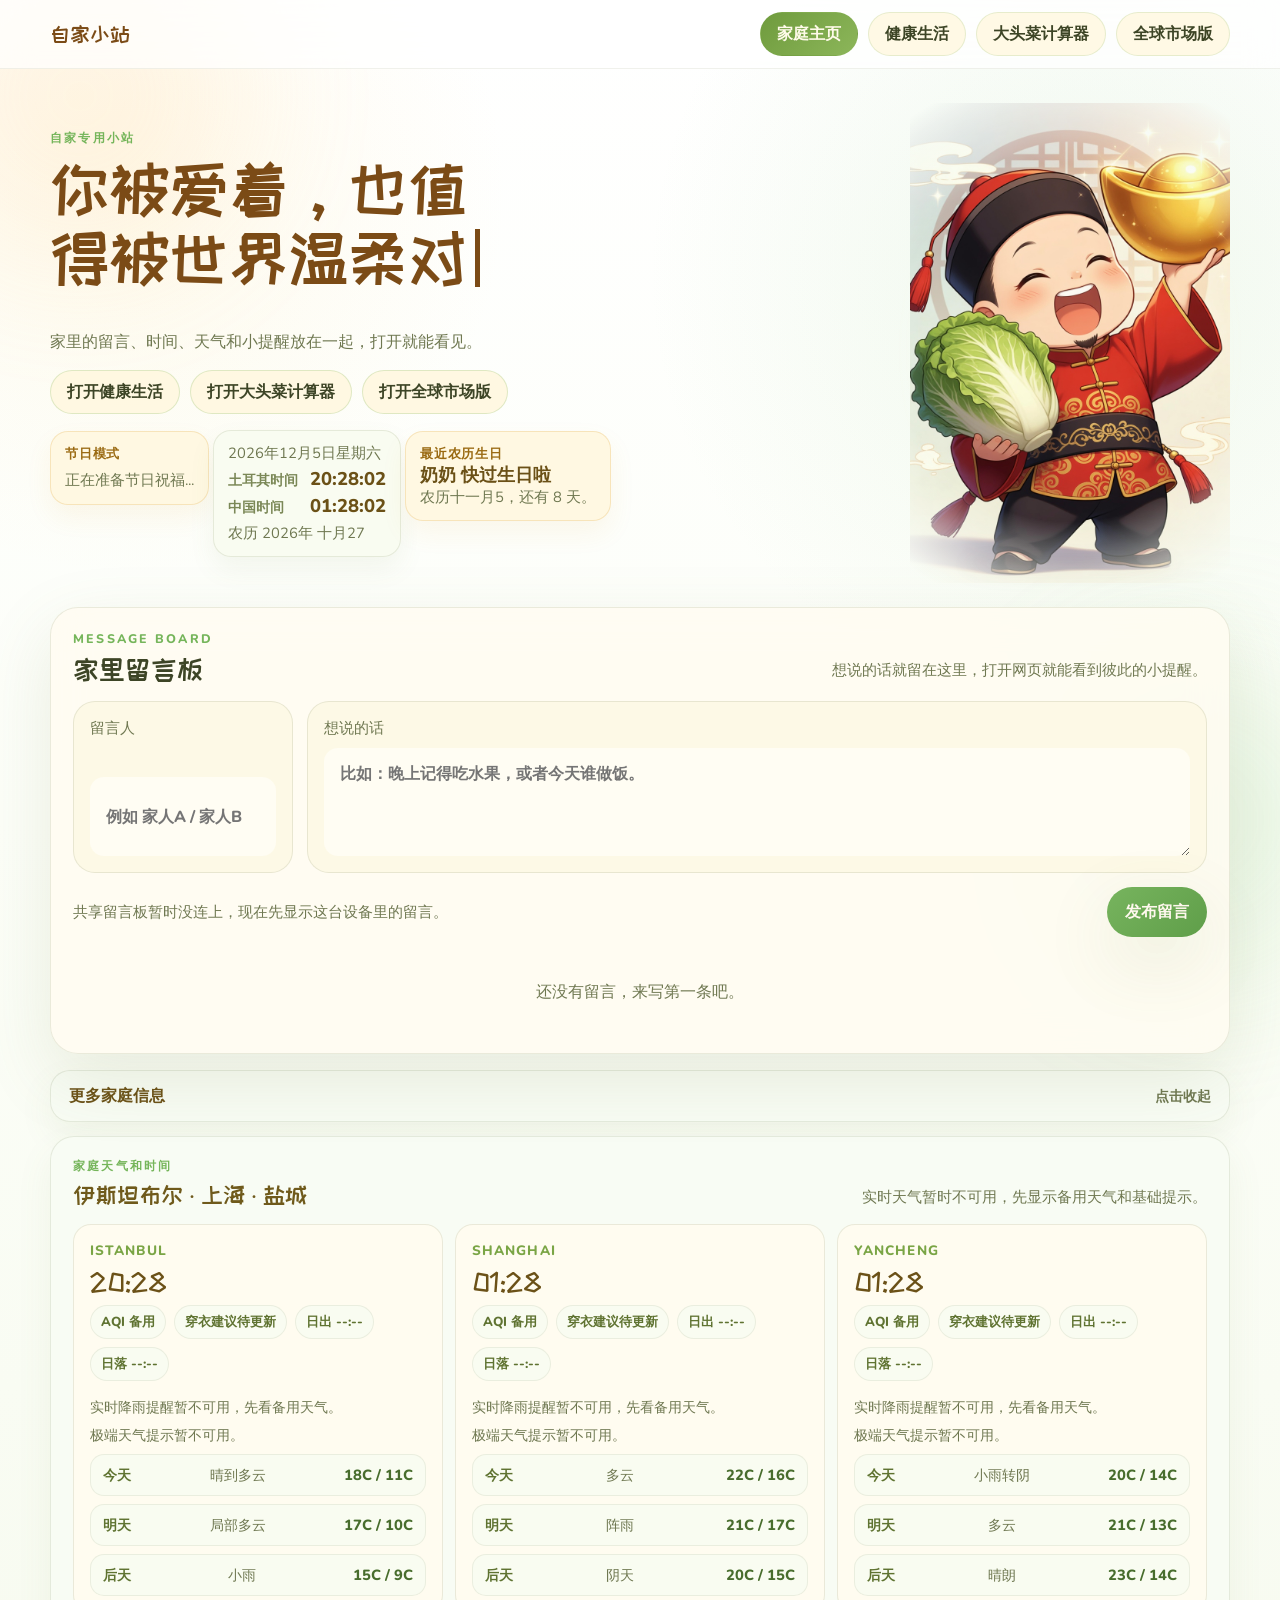
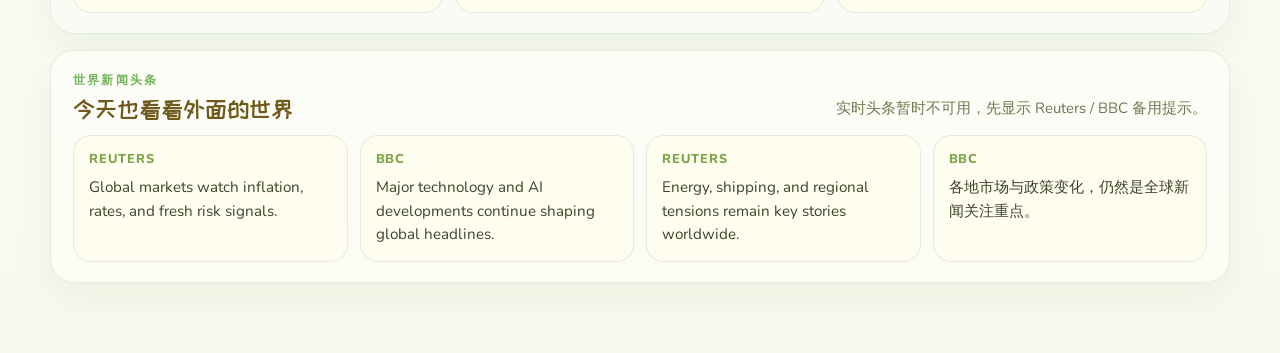
<file: index.html>
<!DOCTYPE html>
<html lang="zh-CN">
  <head>
    <meta charset="UTF-8" />
    <meta name="viewport" content="width=device-width, initial-scale=1.0" />
    <title>祝 YIYA YIFAN 发大财 - 大头菜大赢家</title>
    <link rel="preconnect" href="https://fonts.googleapis.com" />
    <link rel="preconnect" href="https://fonts.gstatic.com" crossorigin />
    <link
      href="https://fonts.googleapis.com/css2?family=ZCOOL+KuaiLe&family=Nunito:wght@500;700;800&display=swap"
      rel="stylesheet"
    />
    <link rel="stylesheet" href="./styles.css" />
  </head>
  <body>
    <div class="sky sky-left"></div>
    <div class="sky sky-right"></div>

    <nav class="site-nav" aria-label="站点导航">
      <div class="site-nav-inner">
        <a class="site-brand" href="./index.html">自家小站</a>
        <div class="site-nav-links">
          <a class="site-nav-link is-active" href="./index.html">家庭主页</a>
          <a class="site-nav-link" href="./health.html">健康生活</a>
          <a class="site-nav-link" href="./turnip.html">大头菜计算器</a>
          <a class="site-nav-link" href="./market.html">全球市场版</a>
        </div>
      </div>
    </nav>

    <main class="app-shell">
      <section class="hero">
        <div class="hero-copy">
          <p class="eyebrow">自家专用小站</p>
          <h1 id="mainHeadline" class="typing-headline">正在准备今天的滋养小话...</h1>
          <p class="lead">
            家里的留言、时间、天气和小提醒放在一起，打开就能看见。
          </p>
          <div class="page-links">
            <a class="ghost-link" href="./health.html">打开健康生活</a>
            <a class="ghost-link" href="./turnip.html">打开大头菜计算器</a>
            <a class="ghost-link" href="./market.html">打开全球市场版</a>
          </div>
          <div id="festivalStrip" class="festival-strip" aria-label="节日模式提示" hidden>
            <p id="festivalLabel" class="festival-label">节日模式</p>
            <p id="festivalText" class="festival-text">正在准备节日祝福...</p>
          </div>
          <div class="today-strip" aria-label="当天时间和农历">
            <p id="todayDate" class="today-date">--</p>
            <div class="today-times">
              <p class="today-time-row">
                <span class="today-time-label">土耳其时间</span>
                <span id="turkeyTime" class="today-time">--:--:--</span>
              </p>
              <p class="today-time-row">
                <span class="today-time-label">中国时间</span>
                <span id="chinaTime" class="today-time">--:--:--</span>
              </p>
            </div>
            <p id="todayLunar" class="today-lunar">农历加载中...</p>
          </div>
          <div class="birthday-strip" aria-label="最近农历生日提醒">
            <p class="birthday-label">最近农历生日</p>
            <p id="birthdayName" class="birthday-name">计算中...</p>
            <p id="birthdayMeta" class="birthday-meta">正在查找最近的生日提醒...</p>
          </div>
        </div>

        <div class="fortune-wrapper">
          <div class="fortune-photo-frame">
            <img class="fortune-image" src="./assets/caishen.png" alt="财神举着大头菜和元宝" />
          </div>
        </div>

      </section>

      <section class="panel message-board" aria-label="家庭留言板">
        <div class="panel-heading">
          <div>
            <p class="eyebrow">Message Board</p>
            <h2>家里留言板</h2>
          </div>
          <p class="panel-note">想说的话就留在这里，打开网页就能看到彼此的小提醒。</p>
        </div>

        <form id="messageForm" class="message-form">
          <label class="field-card message-field">
            <span>留言人</span>
            <input
              id="messageName"
              type="text"
              maxlength="20"
              placeholder="例如 家人A / 家人B"
              autocomplete="off"
            />
          </label>

          <label class="field-card message-field">
            <span>想说的话</span>
            <textarea
              id="messageText"
              maxlength="160"
              rows="3"
              placeholder="比如：晚上记得吃水果，或者今天谁做饭。"
            ></textarea>
          </label>

          <div class="message-actions">
            <p id="messageStatus" class="message-status">正在尝试连接全家共享留言板...</p>
            <button class="primary-button" type="submit">发布留言</button>
          </div>
        </form>

        <div id="messageList" class="message-list">
          <p class="loading-row">还没有留言，来写第一条吧。</p>
        </div>
      </section>

      <section id="blessingWall" class="blessing-wall" aria-label="吉祥祝福墙" hidden>
        <div class="blessing-wall-header">
          <div>
            <p class="eyebrow">大吉大利祝福墙</p>
            <h2>健康、美丽、长寿、幸福，统统都要</h2>
          </div>
          <p class="panel-note">今天就把所有好福气、好彩头、好兆头，一口气全都收下。</p>
        </div>
        <div id="blessingList" class="blessing-list">
          <p class="loading-row">祝福加载中...</p>
        </div>
      </section>

      <details id="familyExtra" class="home-extra" aria-label="更多家庭信息" open>
        <summary class="home-extra-summary">
          <span>更多家庭信息</span>
          <span class="home-extra-tip">点击展开</span>
        </summary>

      <section class="places-strip" aria-label="家庭城市天气和时间">
        <div class="places-strip-header">
          <div>
            <p class="eyebrow">家庭天气和时间</p>
            <h2>伊斯坦布尔 · 上海 · 盐城</h2>
          </div>
          <p id="placesStatus" class="panel-note">正在获取天气与本地时间...</p>
        </div>

        <div class="places-grid">
          <article class="place-card">
            <p class="place-name">Istanbul</p>
            <h3 id="istanbulTime">--:--</h3>
            <div id="istanbulForecast" class="place-forecast">
              <p class="place-weather">天气加载中...</p>
            </div>
          </article>

          <article class="place-card">
            <p class="place-name">Shanghai</p>
            <h3 id="shanghaiTime">--:--</h3>
            <div id="shanghaiForecast" class="place-forecast">
              <p class="place-weather">天气加载中...</p>
            </div>
          </article>

          <article class="place-card">
            <p class="place-name">Yancheng</p>
            <h3 id="yanchengTime">--:--</h3>
            <div id="yanchengForecast" class="place-forecast">
              <p class="place-weather">天气加载中...</p>
            </div>
          </article>
        </div>
      </section>

      <section class="news-strip" aria-label="世界新闻头条">
        <div class="news-strip-header">
          <div>
            <p class="eyebrow">世界新闻头条</p>
            <h2>今天也看看外面的世界</h2>
          </div>
          <p id="newsStatus" class="panel-note">正在获取头条新闻...</p>
        </div>
        <div id="newsList" class="news-list">
          <article class="news-item">
            <p class="news-source">Loading</p>
            <p class="news-title">新闻加载中...</p>
          </article>
        </div>
      </section>

      </details>

    </main>

    <script src="./script.js"></script>
  </body>
</html>
</file>
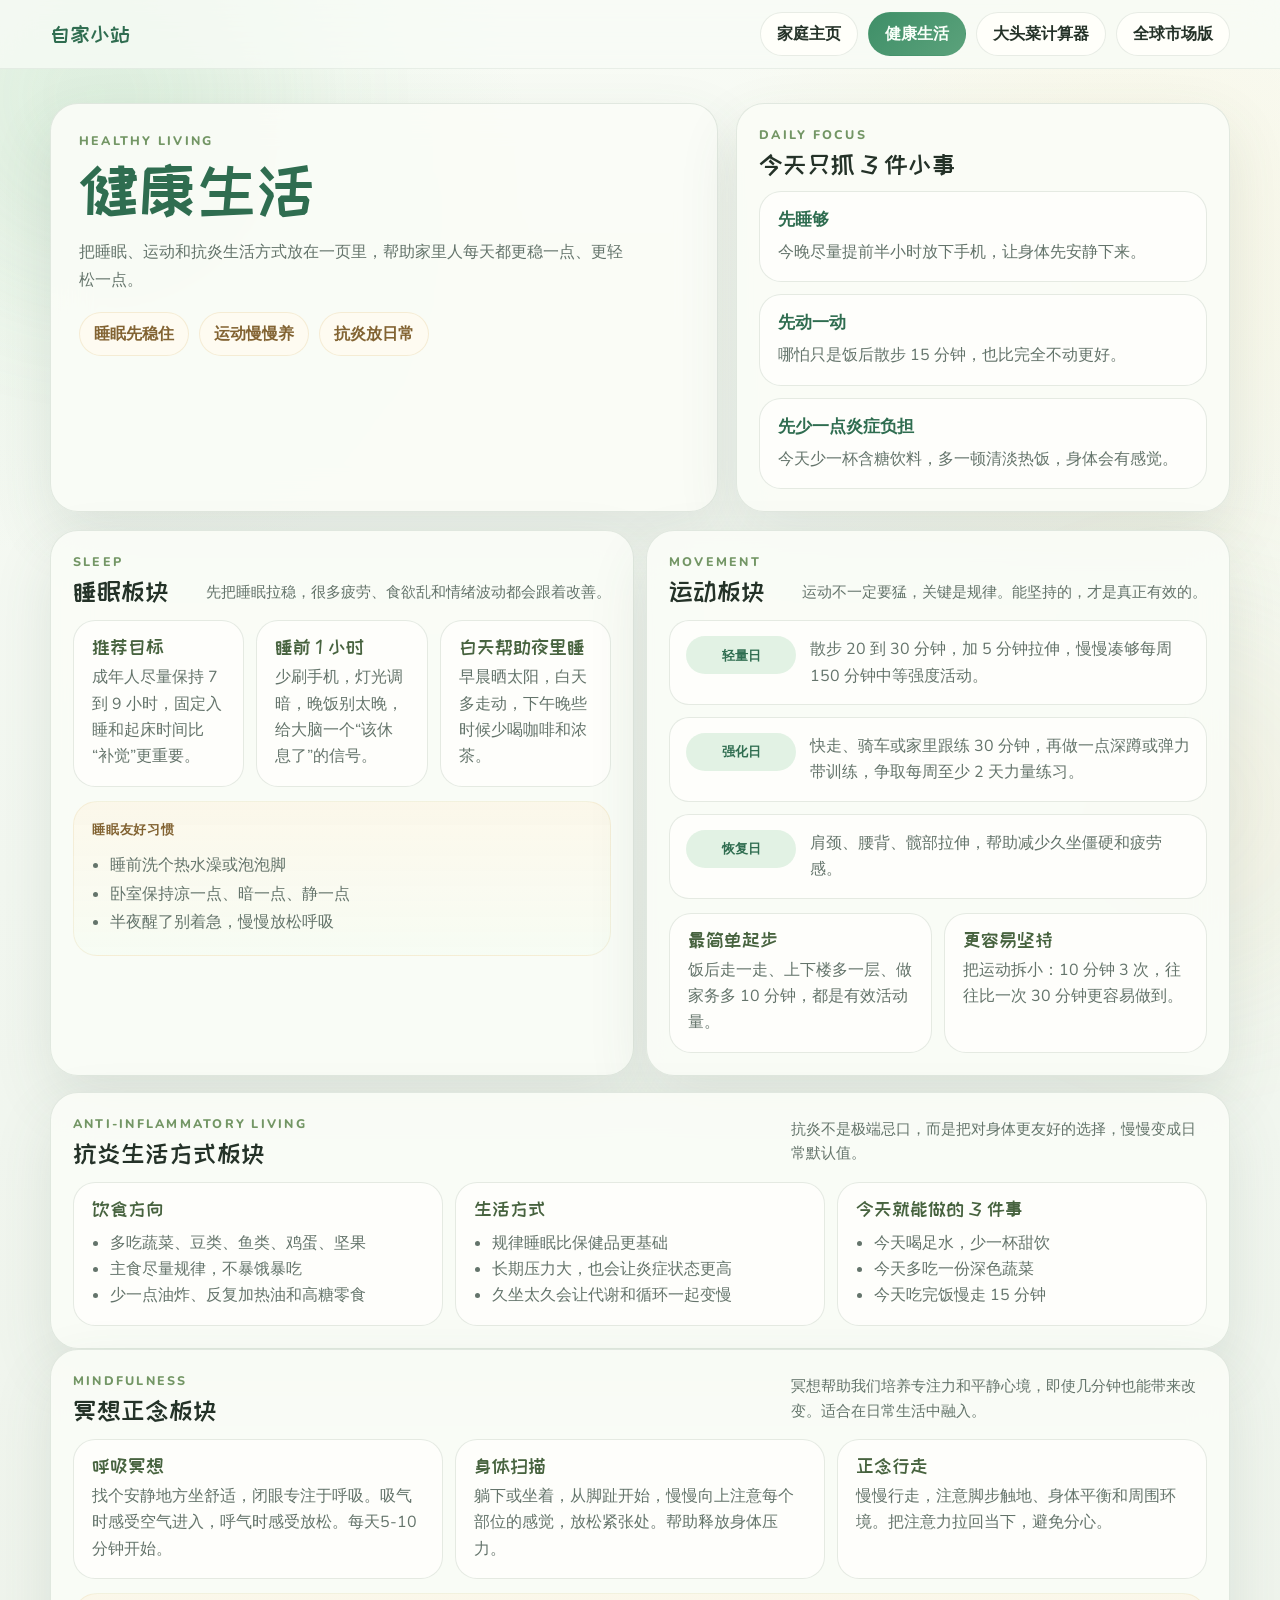
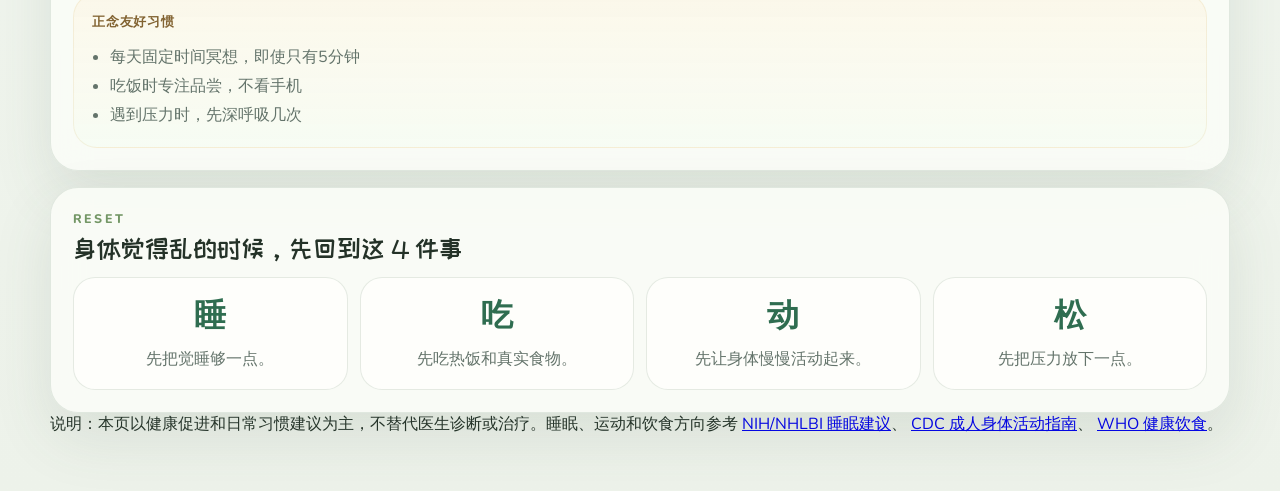
<file: health.html>
<!DOCTYPE html>
<html lang="zh-CN">
  <head>
    <meta charset="UTF-8" />
    <meta name="viewport" content="width=device-width, initial-scale=1.0" />
    <title>健康生活</title>
    <link rel="preconnect" href="https://fonts.googleapis.com" />
    <link rel="preconnect" href="https://fonts.gstatic.com" crossorigin />
    <link
      href="https://fonts.googleapis.com/css2?family=ZCOOL+KuaiLe&family=Nunito:wght@500;700;800&display=swap"
      rel="stylesheet"
    />
    <link rel="stylesheet" href="./health.css" />
  </head>
  <body>
    <div class="health-glow health-glow-left"></div>
    <div class="health-glow health-glow-right"></div>

    <nav class="site-nav" aria-label="站点导航">
      <div class="site-nav-inner">
        <a class="site-brand" href="./index.html">自家小站</a>
        <div class="site-nav-links">
          <a class="site-nav-link" href="./index.html">家庭主页</a>
          <a class="site-nav-link is-active" href="./health.html">健康生活</a>
          <a class="site-nav-link" href="./turnip.html">大头菜计算器</a>
          <a class="site-nav-link" href="./market.html">全球市场版</a>
        </div>
      </div>
    </nav>

    <main class="health-shell">
      <section class="health-hero">
        <div class="hero-copy">
          <p class="eyebrow">Healthy Living</p>
          <h1>健康生活</h1>
          <p class="health-lead">
            把睡眠、运动和抗炎生活方式放在一页里，帮助家里人每天都更稳一点、更轻松一点。
          </p>
          <div class="hero-pills">
            <span class="hero-pill">睡眠先稳住</span>
            <span class="hero-pill">运动慢慢养</span>
            <span class="hero-pill">抗炎放日常</span>
          </div>
        </div>

        <section class="health-focus-card" aria-label="今日健康重点">
          <p class="eyebrow">Daily Focus</p>
          <h2>今天只抓 3 件小事</h2>
          <div class="focus-list">
            <div class="focus-item">
              <strong>先睡够</strong>
              <p>今晚尽量提前半小时放下手机，让身体先安静下来。</p>
            </div>
            <div class="focus-item">
              <strong>先动一动</strong>
              <p>哪怕只是饭后散步 15 分钟，也比完全不动更好。</p>
            </div>
            <div class="focus-item">
              <strong>先少一点炎症负担</strong>
              <p>今天少一杯含糖饮料，多一顿清淡热饭，身体会有感觉。</p>
            </div>
          </div>
        </section>
      </section>

      <section class="health-grid">
        <article class="health-panel sleep-panel">
          <div class="panel-head">
            <div>
              <p class="eyebrow">Sleep</p>
              <h2>睡眠板块</h2>
            </div>
            <p class="panel-note">先把睡眠拉稳，很多疲劳、食欲乱和情绪波动都会跟着改善。</p>
          </div>

          <div class="tip-grid">
            <div class="tip-card">
              <h3>推荐目标</h3>
              <p>成年人尽量保持 7 到 9 小时，固定入睡和起床时间比“补觉”更重要。</p>
            </div>
            <div class="tip-card">
              <h3>睡前 1 小时</h3>
              <p>少刷手机，灯光调暗，晚饭别太晚，给大脑一个“该休息了”的信号。</p>
            </div>
            <div class="tip-card">
              <h3>白天帮助夜里睡</h3>
              <p>早晨晒太阳，白天多走动，下午晚些时候少喝咖啡和浓茶。</p>
            </div>
          </div>

          <div class="habit-box">
            <p class="habit-label">睡眠友好习惯</p>
            <ul class="habit-list">
              <li>睡前洗个热水澡或泡泡脚</li>
              <li>卧室保持凉一点、暗一点、静一点</li>
              <li>半夜醒了别着急，慢慢放松呼吸</li>
            </ul>
          </div>
        </article>

        <article class="health-panel move-panel">
          <div class="panel-head">
            <div>
              <p class="eyebrow">Movement</p>
              <h2>运动板块</h2>
            </div>
            <p class="panel-note">运动不一定要猛，关键是规律。能坚持的，才是真正有效的。</p>
          </div>

          <div class="move-plan">
            <div class="move-row">
              <span class="move-tag">轻量日</span>
              <p>散步 20 到 30 分钟，加 5 分钟拉伸，慢慢凑够每周 150 分钟中等强度活动。</p>
            </div>
            <div class="move-row">
              <span class="move-tag">强化日</span>
              <p>快走、骑车或家里跟练 30 分钟，再做一点深蹲或弹力带训练，争取每周至少 2 天力量练习。</p>
            </div>
            <div class="move-row">
              <span class="move-tag">恢复日</span>
              <p>肩颈、腰背、髋部拉伸，帮助减少久坐僵硬和疲劳感。</p>
            </div>
          </div>

          <div class="tip-grid compact-grid">
            <div class="tip-card">
              <h3>最简单起步</h3>
              <p>饭后走一走、上下楼多一层、做家务多 10 分钟，都是有效活动量。</p>
            </div>
            <div class="tip-card">
              <h3>更容易坚持</h3>
              <p>把运动拆小：10 分钟 3 次，往往比一次 30 分钟更容易做到。</p>
            </div>
          </div>
        </article>
      </section>

      <section class="health-panel anti-panel">
        <div class="panel-head">
          <div>
            <p class="eyebrow">Anti-Inflammatory Living</p>
            <h2>抗炎生活方式板块</h2>
          </div>
          <p class="panel-note">抗炎不是极端忌口，而是把对身体更友好的选择，慢慢变成日常默认值。</p>
        </div>

        <div class="anti-grid">
          <div class="anti-card">
            <h3>饮食方向</h3>
            <ul class="habit-list">
              <li>多吃蔬菜、豆类、鱼类、鸡蛋、坚果</li>
              <li>主食尽量规律，不暴饿暴吃</li>
              <li>少一点油炸、反复加热油和高糖零食</li>
            </ul>
          </div>

          <div class="anti-card">
            <h3>生活方式</h3>
            <ul class="habit-list">
              <li>规律睡眠比保健品更基础</li>
              <li>长期压力大，也会让炎症状态更高</li>
              <li>久坐太久会让代谢和循环一起变慢</li>
            </ul>
          </div>

          <div class="anti-card">
            <h3>今天就能做的 3 件事</h3>
            <ul class="habit-list">
              <li>今天喝足水，少一杯甜饮</li>
              <li>今天多吃一份深色蔬菜</li>
              <li>今天吃完饭慢走 15 分钟</li>
            </ul>
          </div>
        </div>
      </section>

      <section class="health-panel mindfulness-panel">
        <div class="panel-head">
          <div>
            <p class="eyebrow">Mindfulness</p>
            <h2>冥想正念板块</h2>
          </div>
          <p class="panel-note">冥想帮助我们培养专注力和平静心境，即使几分钟也能带来改变。适合在日常生活中融入。</p>
        </div>

        <div class="tip-grid">
          <div class="tip-card">
            <h3>呼吸冥想</h3>
            <p>找个安静地方坐舒适，闭眼专注于呼吸。吸气时感受空气进入，呼气时感受放松。每天5-10分钟开始。</p>
          </div>
          <div class="tip-card">
            <h3>身体扫描</h3>
            <p>躺下或坐着，从脚趾开始，慢慢向上注意每个部位的感觉，放松紧张处。帮助释放身体压力。</p>
          </div>
          <div class="tip-card">
            <h3>正念行走</h3>
            <p>慢慢行走，注意脚步触地、身体平衡和周围环境。把注意力拉回当下，避免分心。</p>
          </div>
        </div>

        <div class="habit-box">
          <p class="habit-label">正念友好习惯</p>
          <ul class="habit-list">
            <li>每天固定时间冥想，即使只有5分钟</li>
            <li>吃饭时专注品尝，不看手机</li>
            <li>遇到压力时，先深呼吸几次</li>
          </ul>
        </div>
      </section>

      <section class="health-panel reset-panel">
        <div class="panel-head">
          <div>
            <p class="eyebrow">Reset</p>
            <h2>身体觉得乱的时候，先回到这 4 件事</h2>
          </div>
        </div>
        <div class="reset-grid">
          <div class="reset-card">
            <strong>睡</strong>
            <p>先把觉睡够一点。</p>
          </div>
          <div class="reset-card">
            <strong>吃</strong>
            <p>先吃热饭和真实食物。</p>
          </div>
          <div class="reset-card">
            <strong>动</strong>
            <p>先让身体慢慢活动起来。</p>
          </div>
          <div class="reset-card">
            <strong>松</strong>
            <p>先把压力放下一点。</p>
          </div>
        </div>
      </section>

      <section class="source-note" aria-label="健康信息来源说明">
        <p>
          说明：本页以健康促进和日常习惯建议为主，不替代医生诊断或治疗。睡眠、运动和饮食方向参考
          <a href="https://www.nhlbi.nih.gov/health/sleep/how-much-sleep" target="_blank" rel="noreferrer">NIH/NHLBI 睡眠建议</a>、
          <a href="https://www.cdc.gov/physical-activity-basics/guidelines/adults.html" target="_blank" rel="noreferrer">CDC 成人身体活动指南</a>、
          <a href="https://www.who.int/health-topics/healthy-diet" target="_blank" rel="noreferrer">WHO 健康饮食</a>。
        </p>
      </section>
    </main>
  </body>
</html>
</file>
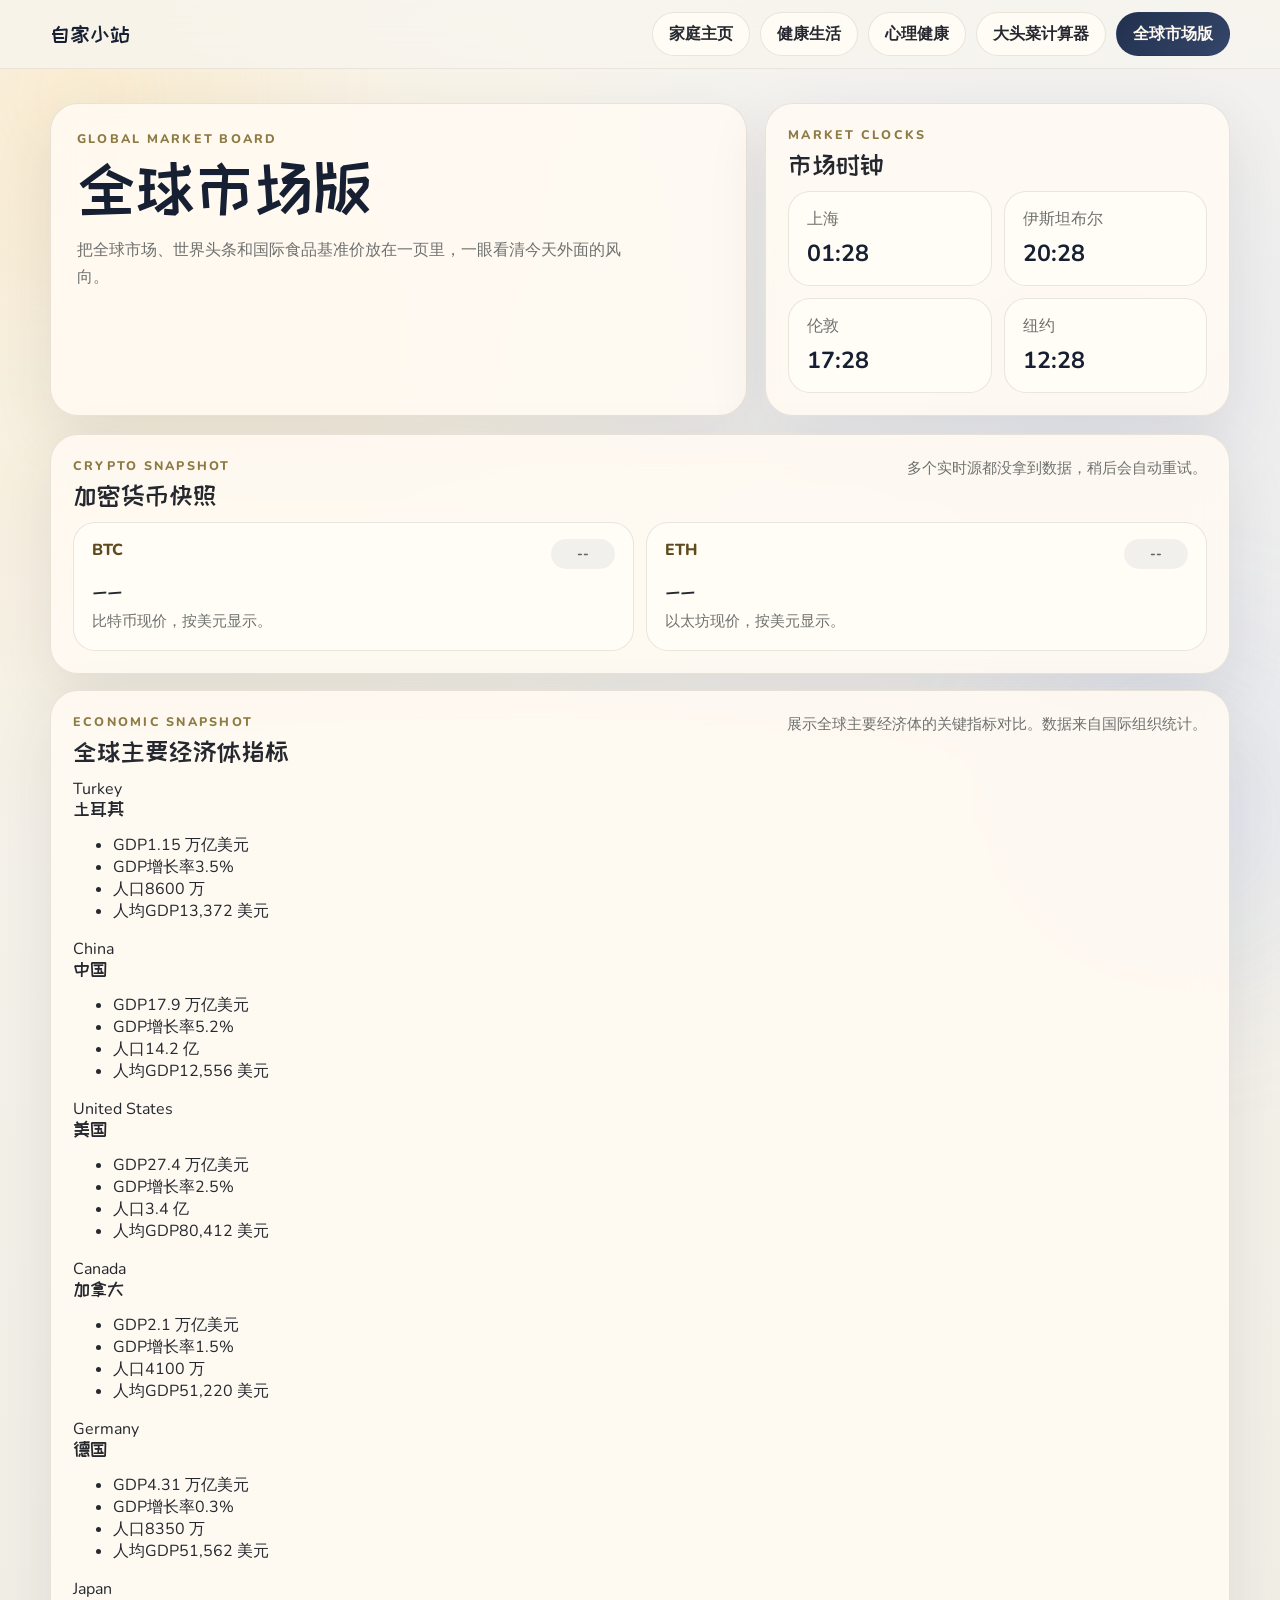
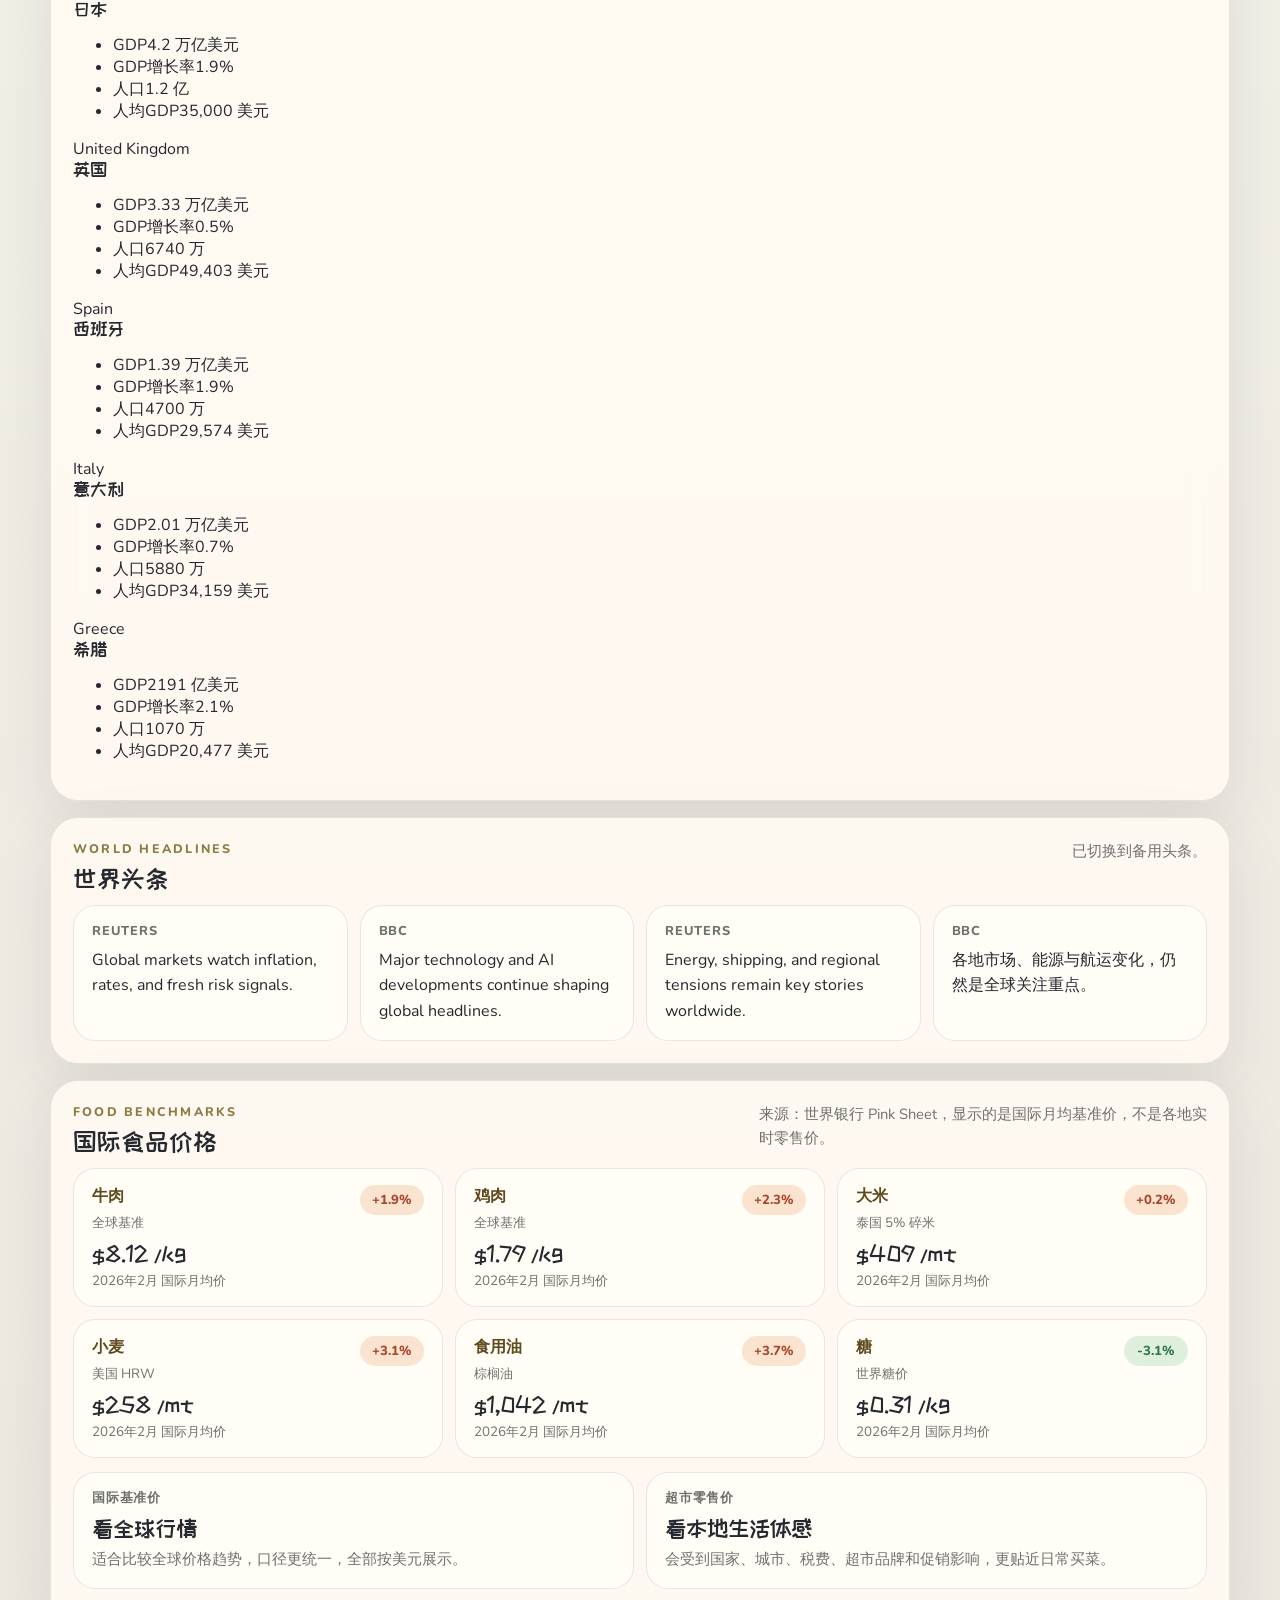
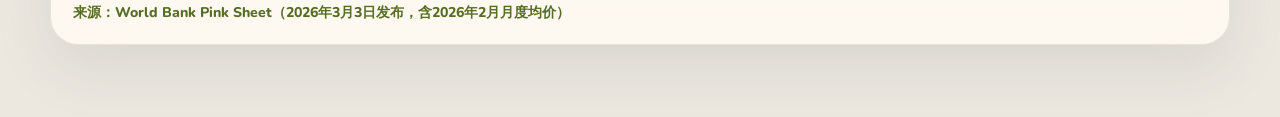
<file: market.html>
<!DOCTYPE html>
<html lang="zh-CN">
  <head>
    <meta charset="UTF-8" />
    <meta name="viewport" content="width=device-width, initial-scale=1.0" />
    <title>全球市场版</title>
    <link rel="preconnect" href="https://fonts.googleapis.com" />
    <link rel="preconnect" href="https://fonts.gstatic.com" crossorigin />
    <link
      href="https://fonts.googleapis.com/css2?family=ZCOOL+KuaiLe&family=Nunito:wght@500;700;800&display=swap"
      rel="stylesheet"
    />
    <link rel="stylesheet" href="./market.css" />
  </head>
  <body>
    <div class="market-glow market-glow-left"></div>
    <div class="market-glow market-glow-right"></div>

    <nav class="site-nav" aria-label="站点导航">
      <div class="site-nav-inner">
        <a class="site-brand" href="./index.html">自家小站</a>
        <div class="site-nav-links">
          <a class="site-nav-link" href="./index.html">家庭主页</a>
          <a class="site-nav-link" href="./health.html">健康生活</a>
          <a class="site-nav-link" href="./mental.html">心理健康</a>
          <a class="site-nav-link" href="./turnip.html">大头菜计算器</a>
          <a class="site-nav-link is-active" href="./market.html">全球市场版</a>
        </div>
      </div>
    </nav>

    <main class="market-shell">
      <section class="market-hero">
        <div class="market-copy">
          <p class="eyebrow">Global Market Board</p>
          <h1>全球市场版</h1>
          <p class="market-lead">把全球市场、世界头条和国际食品基准价放在一页里，一眼看清今天外面的风向。</p>
        </div>

        <section class="market-clock-panel" aria-label="市场时钟">
          <div class="market-clock-header">
            <p class="eyebrow">Market Clocks</p>
            <h2>市场时钟</h2>
          </div>
          <div class="clock-grid">
            <article class="clock-card">
              <p class="clock-city">上海</p>
              <strong id="clockShanghai">--:--</strong>
            </article>
            <article class="clock-card">
              <p class="clock-city">伊斯坦布尔</p>
              <strong id="clockIstanbul">--:--</strong>
            </article>
            <article class="clock-card">
              <p class="clock-city">伦敦</p>
              <strong id="clockLondon">--:--</strong>
            </article>
            <article class="clock-card">
              <p class="clock-city">纽约</p>
              <strong id="clockNewYork">--:--</strong>
            </article>
          </div>
        </section>
      </section>

      <section class="market-panel crypto-panel" aria-label="加密货币快照">
        <div class="panel-header">
          <div>
            <p class="eyebrow">Crypto Snapshot</p>
            <h2>加密货币快照</h2>
          </div>
          <p id="cryptoStatus" class="panel-note">正在获取实时价格...</p>
        </div>
        <div class="crypto-grid">
          <article class="asset-card">
            <div class="asset-top">
              <p class="asset-name">BTC</p>
              <span id="btcChange" class="delta flat">--</span>
            </div>
            <h3 id="btcPrice">--</h3>
            <p class="asset-copy">比特币现价，按美元显示。</p>
          </article>
          <article class="asset-card">
            <div class="asset-top">
              <p class="asset-name">ETH</p>
              <span id="ethChange" class="delta flat">--</span>
            </div>
            <h3 id="ethPrice">--</h3>
            <p class="asset-copy">以太坊现价，按美元显示。</p>
          </article>
        </div>
      </section>

      <section class="market-panel economy-panel" aria-label="土耳其和中国经济指标">
        <div class="panel-header">
          <div>
            <p class="eyebrow">Economic Snapshot</p>
            <h2>全球主要经济体指标</h2>
          </div>
          <p id="economyStatus" class="panel-note">展示全球主要经济体的关键指标对比。数据来自国际组织统计。</p>
        </div>
        <div id="economyGrid" class="economy-grid">
          <article class="economy-card">
            <p class="economy-country">Turkey</p>
            <h3>土耳其</h3>
            <ul class="economy-list">
              <li><span class="economy-label">GDP</span><span class="economy-value" id="turkeyGdp">--</span></li>
              <li><span class="economy-label">GDP增长率</span><span class="economy-value" id="turkeyGrowth">--</span></li>
              <li><span class="economy-label">人口</span><span class="economy-value" id="turkeyPopulation">--</span></li>
              <li><span class="economy-label">人均GDP</span><span class="economy-value" id="turkeyPerCapita">--</span></li>
            </ul>
          </article>
          <article class="economy-card">
            <p class="economy-country">China</p>
            <h3>中国</h3>
            <ul class="economy-list">
              <li><span class="economy-label">GDP</span><span class="economy-value" id="chinaGdp">--</span></li>
              <li><span class="economy-label">GDP增长率</span><span class="economy-value" id="chinaGrowth">--</span></li>
              <li><span class="economy-label">人口</span><span class="economy-value" id="chinaPopulation">--</span></li>
              <li><span class="economy-label">人均GDP</span><span class="economy-value" id="chinaPerCapita">--</span></li>
            </ul>
          </article>
          <article class="economy-card">
            <p class="economy-country">United States</p>
            <h3>美国</h3>
            <ul class="economy-list">
              <li><span class="economy-label">GDP</span><span class="economy-value" id="usGdp">--</span></li>
              <li><span class="economy-label">GDP增长率</span><span class="economy-value" id="usGrowth">--</span></li>
              <li><span class="economy-label">人口</span><span class="economy-value" id="usPopulation">--</span></li>
              <li><span class="economy-label">人均GDP</span><span class="economy-value" id="usPerCapita">--</span></li>
            </ul>
          </article>
          <article class="economy-card">
            <p class="economy-country">Canada</p>
            <h3>加拿大</h3>
            <ul class="economy-list">
              <li><span class="economy-label">GDP</span><span class="economy-value" id="canadaGdp">--</span></li>
              <li><span class="economy-label">GDP增长率</span><span class="economy-value" id="canadaGrowth">--</span></li>
              <li><span class="economy-label">人口</span><span class="economy-value" id="canadaPopulation">--</span></li>
              <li><span class="economy-label">人均GDP</span><span class="economy-value" id="canadaPerCapita">--</span></li>
            </ul>
          </article>
          <article class="economy-card">
            <p class="economy-country">Germany</p>
            <h3>德国</h3>
            <ul class="economy-list">
              <li><span class="economy-label">GDP</span><span class="economy-value" id="germanyGdp">--</span></li>
              <li><span class="economy-label">GDP增长率</span><span class="economy-value" id="germanyGrowth">--</span></li>
              <li><span class="economy-label">人口</span><span class="economy-value" id="germanyPopulation">--</span></li>
              <li><span class="economy-label">人均GDP</span><span class="economy-value" id="germanyPerCapita">--</span></li>
            </ul>
          </article>
          <article class="economy-card">
            <p class="economy-country">Japan</p>
            <h3>日本</h3>
            <ul class="economy-list">
              <li><span class="economy-label">GDP</span><span class="economy-value" id="japanGdp">--</span></li>
              <li><span class="economy-label">GDP增长率</span><span class="economy-value" id="japanGrowth">--</span></li>
              <li><span class="economy-label">人口</span><span class="economy-value" id="japanPopulation">--</span></li>
              <li><span class="economy-label">人均GDP</span><span class="economy-value" id="japanPerCapita">--</span></li>
            </ul>
          </article>
          <article class="economy-card">
            <p class="economy-country">United Kingdom</p>
            <h3>英国</h3>
            <ul class="economy-list">
              <li><span class="economy-label">GDP</span><span class="economy-value" id="ukGdp">--</span></li>
              <li><span class="economy-label">GDP增长率</span><span class="economy-value" id="ukGrowth">--</span></li>
              <li><span class="economy-label">人口</span><span class="economy-value" id="ukPopulation">--</span></li>
              <li><span class="economy-label">人均GDP</span><span class="economy-value" id="ukPerCapita">--</span></li>
            </ul>
          </article>
          <article class="economy-card">
            <p class="economy-country">Spain</p>
            <h3>西班牙</h3>
            <ul class="economy-list">
              <li><span class="economy-label">GDP</span><span class="economy-value" id="spainGdp">--</span></li>
              <li><span class="economy-label">GDP增长率</span><span class="economy-value" id="spainGrowth">--</span></li>
              <li><span class="economy-label">人口</span><span class="economy-value" id="spainPopulation">--</span></li>
              <li><span class="economy-label">人均GDP</span><span class="economy-value" id="spainPerCapita">--</span></li>
            </ul>
          </article>
          <article class="economy-card">
            <p class="economy-country">Italy</p>
            <h3>意大利</h3>
            <ul class="economy-list">
              <li><span class="economy-label">GDP</span><span class="economy-value" id="italyGdp">--</span></li>
              <li><span class="economy-label">GDP增长率</span><span class="economy-value" id="italyGrowth">--</span></li>
              <li><span class="economy-label">人口</span><span class="economy-value" id="italyPopulation">--</span></li>
              <li><span class="economy-label">人均GDP</span><span class="economy-value" id="italyPerCapita">--</span></li>
            </ul>
          </article>
          <article class="economy-card">
            <p class="economy-country">Greece</p>
            <h3>希腊</h3>
            <ul class="economy-list">
              <li><span class="economy-label">GDP</span><span class="economy-value" id="greeceGdp">--</span></li>
              <li><span class="economy-label">GDP增长率</span><span class="economy-value" id="greeceGrowth">--</span></li>
              <li><span class="economy-label">人口</span><span class="economy-value" id="greecePopulation">--</span></li>
              <li><span class="economy-label">人均GDP</span><span class="economy-value" id="greecePerCapita">--</span></li>
            </ul>
          </article>
        </div>
      </section>

      <section class="market-panel news-panel" aria-label="世界头条">
        <div class="panel-header">
          <div>
            <p class="eyebrow">World Headlines</p>
            <h2>世界头条</h2>
          </div>
          <p id="newsStatus" class="panel-note">正在获取世界新闻...</p>
        </div>
        <div id="newsList" class="headline-grid">
          <article class="headline-card">
            <p class="headline-source">Loading</p>
            <p class="headline-title">新闻加载中...</p>
          </article>
        </div>
      </section>

      <section class="market-panel food-panel" aria-label="国际食品价格">
        <div class="panel-header">
          <div>
            <p class="eyebrow">Food Benchmarks</p>
            <h2>国际食品价格</h2>
          </div>
          <p id="foodStatus" class="panel-note">按世界银行 Pink Sheet 的官方月度美元基准价显示。</p>
        </div>
        <div id="foodGrid" class="food-grid">
          <article class="food-card">
            <p class="food-name">加载中</p>
            <h3>--</h3>
          </article>
        </div>
        <div class="compare-grid">
          <article class="compare-card">
            <p class="compare-label">国际基准价</p>
            <h3>看全球行情</h3>
            <p class="compare-copy">适合比较全球价格趋势，口径更统一，全部按美元展示。</p>
          </article>
          <article class="compare-card">
            <p class="compare-label">超市零售价</p>
            <h3>看本地生活体感</h3>
            <p class="compare-copy">会受到国家、城市、税费、超市品牌和促销影响，更贴近日常买菜。</p>
          </article>
        </div>
        <p class="food-footnote">
          <a
            href="https://thedocs.worldbank.org/en/doc/74e8be41ceb20fa0da750cda2f6b9e4e-0050012026/related/CMO-Pink-Sheet-March-2026.pdf"
            target="_blank"
            rel="noreferrer"
          >来源：World Bank Pink Sheet（2026年3月3日发布，含2026年2月月度均价）</a>
        </p>
      </section>
    </main>

    <script src="./market.js"></script>
  </body>
</html>
</file>
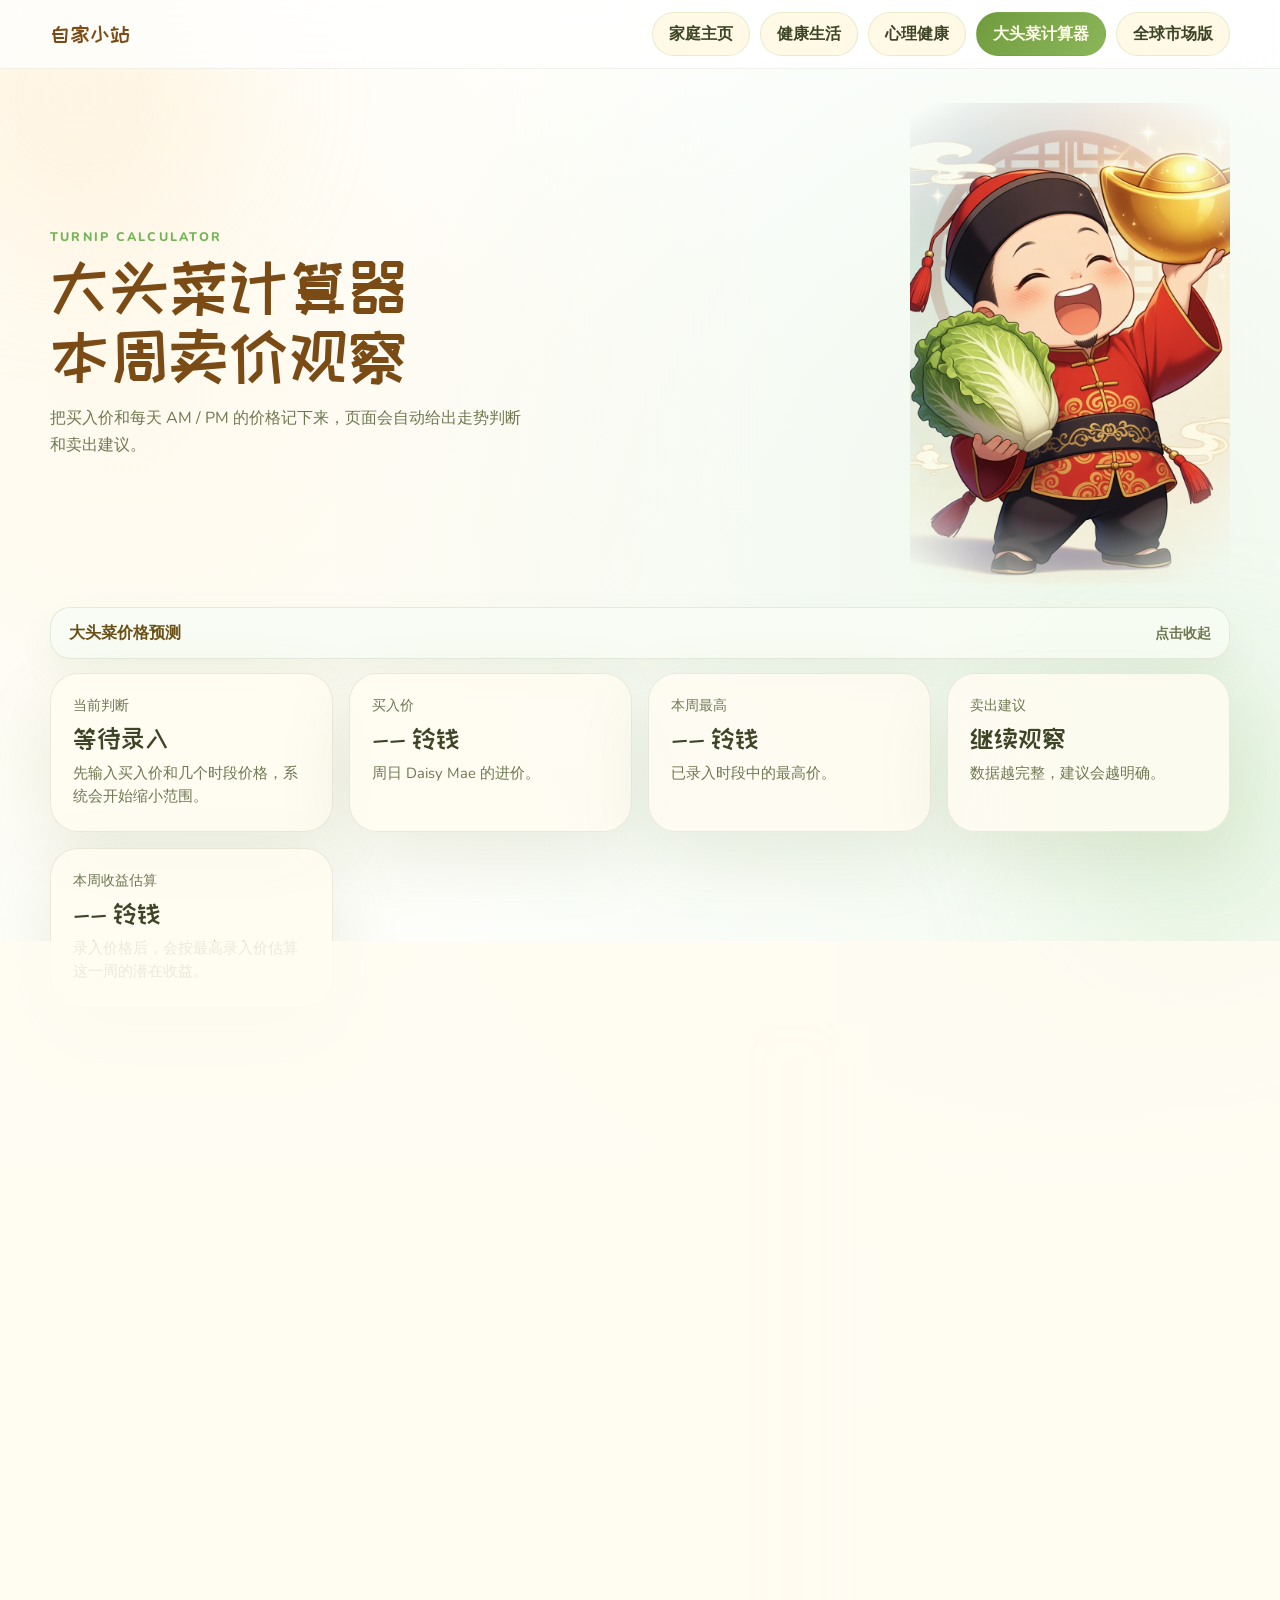
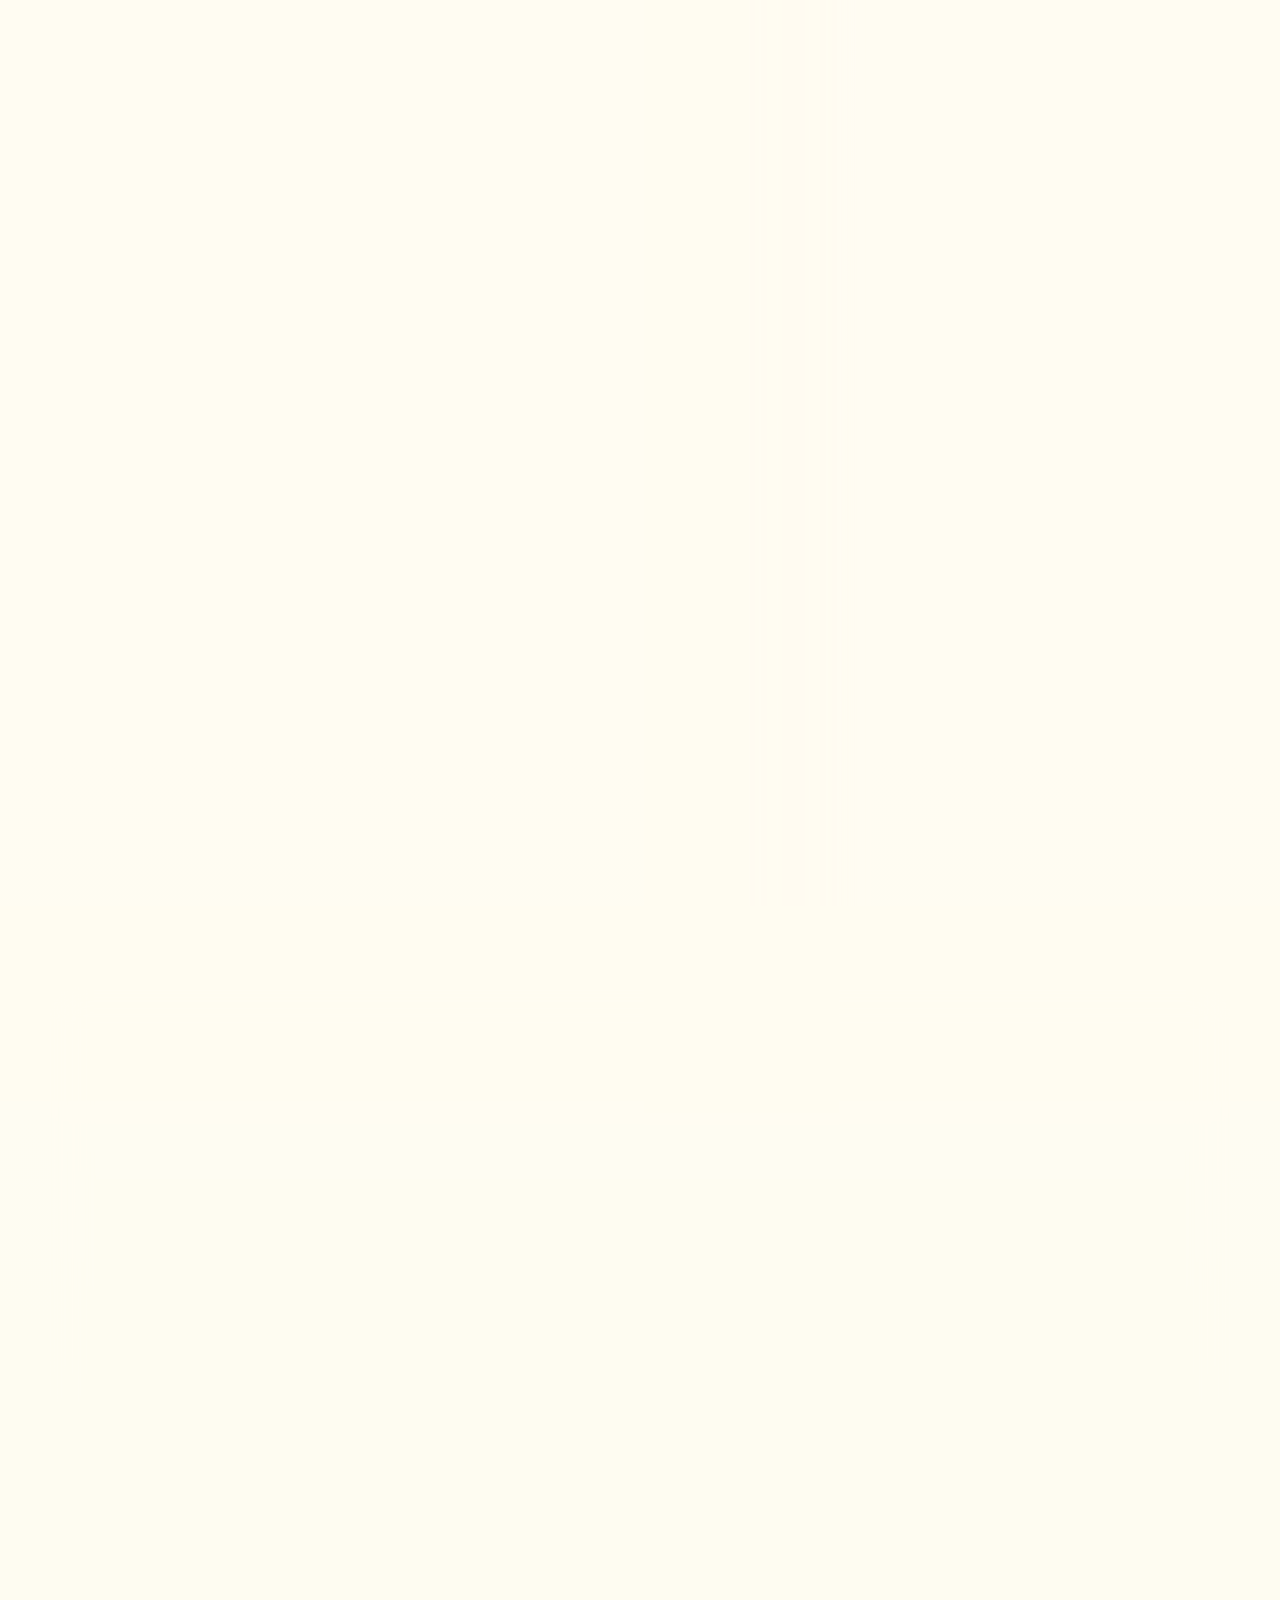
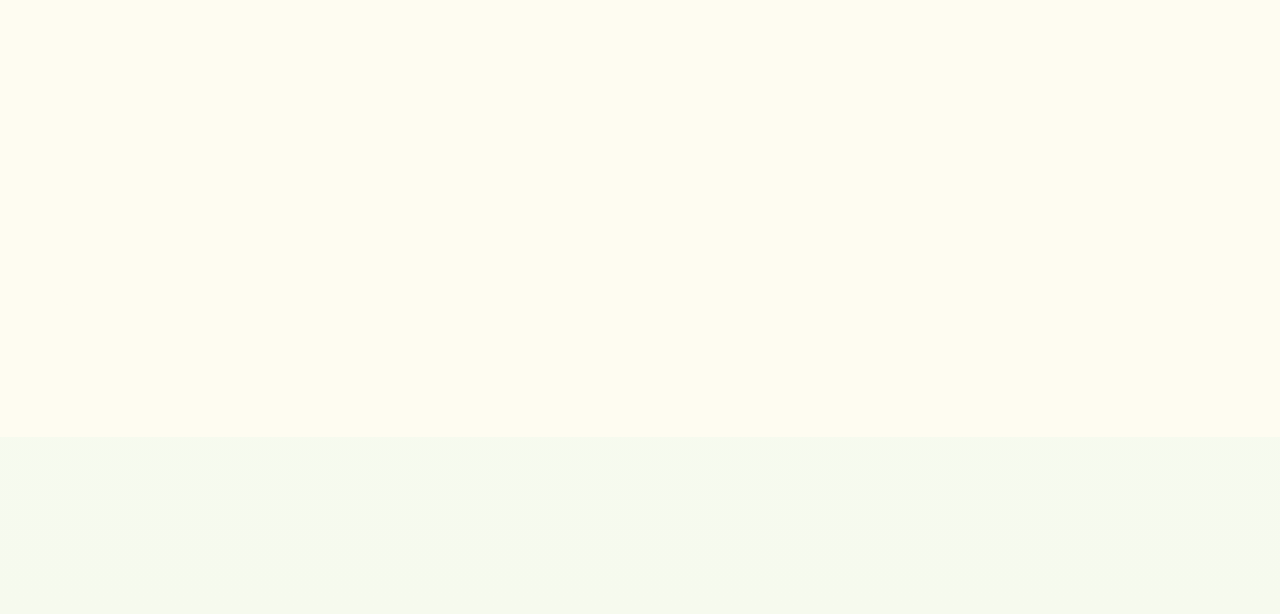
<file: turnip.html>
<!DOCTYPE html>
<html lang="zh-CN">
  <head>
    <meta charset="UTF-8" />
    <meta name="viewport" content="width=device-width, initial-scale=1.0" />
    <title>大头菜计算器</title>
    <link rel="preconnect" href="https://fonts.googleapis.com" />
    <link rel="preconnect" href="https://fonts.gstatic.com" crossorigin />
    <link
      href="https://fonts.googleapis.com/css2?family=ZCOOL+KuaiLe&family=Nunito:wght@500;700;800&display=swap"
      rel="stylesheet"
    />
    <link rel="stylesheet" href="./styles.css" />
  </head>
  <body>
    <div class="sky sky-left"></div>
    <div class="sky sky-right"></div>

    <nav class="site-nav" aria-label="站点导航">
      <div class="site-nav-inner">
        <a class="site-brand" href="./index.html">自家小站</a>
        <div class="site-nav-links">
          <a class="site-nav-link" href="./index.html">家庭主页</a>
          <a class="site-nav-link" href="./health.html">健康生活</a>
          <a class="site-nav-link" href="./mental.html">心理健康</a>
          <a class="site-nav-link is-active" href="./turnip.html">大头菜计算器</a>
          <a class="site-nav-link" href="./market.html">全球市场版</a>
        </div>
      </div>
    </nav>

    <main class="app-shell">
      <section class="hero">
        <div class="hero-copy">
          <p class="eyebrow">Turnip Calculator</p>
          <h1 id="mainHeadline">大头菜计算器<br />本周卖价观察</h1>
          <p class="lead">
            把买入价和每天 AM / PM 的价格记下来，页面会自动给出走势判断和卖出建议。
          </p>
        </div>

        <div class="fortune-wrapper">
          <div class="fortune-photo-frame">
            <img class="fortune-image" src="./assets/caishen.png" alt="财神举着大头菜和元宝" />
          </div>
        </div>
      </section>

      <details id="turnipExtra" class="home-extra turnip-extra" aria-label="大头菜价格预测" open>
        <summary class="home-extra-summary">
          <span>大头菜价格预测</span>
          <span class="home-extra-tip">点击收起</span>
        </summary>

        <section class="metrics-grid" aria-label="本周概览">
          <article class="metric-card">
            <p class="metric-label">当前判断</p>
            <h2 id="patternName">等待录入</h2>
            <p id="patternDetail" class="metric-detail">
              先输入买入价和几个时段价格，系统会开始缩小范围。
            </p>
          </article>

          <article class="metric-card">
            <p class="metric-label">买入价</p>
            <h2 id="buyPriceCard">-- 铃钱</h2>
            <p class="metric-detail">周日 Daisy Mae 的进价。</p>
          </article>

          <article class="metric-card">
            <p class="metric-label">本周最高</p>
            <h2 id="weekHighCard">-- 铃钱</h2>
            <p class="metric-detail">已录入时段中的最高价。</p>
          </article>

          <article class="metric-card">
            <p class="metric-label">卖出建议</p>
            <h2 id="actionCard">继续观察</h2>
            <p id="actionDetail" class="metric-detail">
              数据越完整，建议会越明确。
            </p>
          </article>

          <article class="metric-card">
            <p class="metric-label">本周收益估算</p>
            <h2 id="profitEstimateCard">-- 铃钱</h2>
            <p id="profitEstimateDetail" class="metric-detail">
              录入价格后，会按最高录入价估算这一周的潜在收益。
            </p>
          </article>
        </section>

        <section class="content-grid">
          <article class="panel tracker-panel">
            <div class="panel-heading">
              <div>
                <p class="eyebrow">Price Log</p>
                <h2>本周价格录入</h2>
              </div>
              <p class="panel-note">留空代表还没去问价，输入后会自动重新分析。</p>
            </div>

            <div class="buy-row">
              <label class="field-card buy-field">
                <span>周日买入价</span>
                <input id="buyPriceInput" type="number" min="0" max="999" placeholder="例如 96" />
              </label>
              <div class="mini-tip">
                正常买入价通常在 90 到 110 左右，后续预测都会以这里为基准。
              </div>
            </div>

            <div class="quick-entry-card">
              <div class="quick-entry-head">
                <div>
                  <p class="eyebrow">Quick Input</p>
                  <h3>快速录入</h3>
                </div>
                <p class="quick-entry-note">支持按顺序一次输入，页面会自动保留记录。</p>
              </div>

              <label class="field-card quick-entry-field" for="quickEntryInput">
                <span>批量输入价格</span>
                <textarea
                  id="quickEntryInput"
                  rows="3"
                  placeholder="例如：88 83 79 74 128 176"
                ></textarea>
                <small>顺序按 周一AM、周一PM、周二AM... 到 周六PM，空着的不填就行。</small>
              </label>

              <div class="quick-entry-actions">
                <button id="quickEntryApply" type="button">一键填入</button>
                <p id="turnipSaveHint" class="quick-save-hint">已自动保存到本机浏览器，下次打开会保留。</p>
              </div>
            </div>

            <div id="priceGrid" class="price-grid"></div>
          </article>

          <article class="panel outlook-panel">
            <div class="panel-heading">
              <div>
                <p class="eyebrow">Forecast</p>
                <h2>走势观察</h2>
              </div>
              <p class="panel-note">这不是严格公式解，而是适合日常使用的轻量预测。</p>
            </div>

            <div class="spotlight-stack">
              <div class="forecast-box">
                <p class="forecast-label">最可能走势</p>
                <h3 id="bestPattern">等待数据</h3>
                <p id="bestPatternCopy" class="forecast-copy">
                  输入几段价格后，这里会告诉你更接近哪一类。
                </p>
              </div>

              <div class="forecast-box">
                <p class="forecast-label">预估最高区间</p>
                <h3 id="peakRange">--</h3>
                <p id="peakWindow" class="forecast-copy">还无法判断峰值时段。</p>
              </div>

              <div class="forecast-box">
                <p class="forecast-label">下一步建议</p>
                <h3 id="nextAdvice">先补充价格</h3>
                <p id="nextAdviceCopy" class="forecast-copy">
                  至少录入买入价和 2 到 3 个时段，判断会更稳。
                </p>
              </div>
            </div>
          </article>
        </section>

        <section class="panel board">
          <div class="panel-heading">
            <div>
              <p class="eyebrow">Timeline</p>
              <h2>价格时段总览</h2>
            </div>
            <p class="panel-note">按周一 AM 到周六 PM 排列，方便你快速看走势节奏。</p>
          </div>

          <div class="table-wrap">
            <table>
              <thead>
                <tr>
                  <th>时段</th>
                  <th>价格</th>
                  <th>相对买入价</th>
                  <th>状态</th>
                </tr>
              </thead>
              <tbody id="tableBody">
                <tr>
                  <td colspan="4" class="loading-row">等待录入本周价格。</td>
                </tr>
              </tbody>
            </table>
          </div>
        </section>

        <section class="content-grid turnip-insight-grid">
          <article class="panel chart-panel">
            <div class="panel-heading">
              <div>
                <p class="eyebrow">Weekly Chart</p>
                <h2>本周价格图</h2>
              </div>
              <p class="panel-note">把已录入时段连成线，更容易一眼看出抬升和回落。</p>
            </div>
            <div id="turnipChart" class="turnip-chart">
              <p class="loading-row">录入价格后，这里会显示本周走势图。</p>
            </div>
          </article>

          <article class="panel history-panel">
            <div class="panel-heading">
              <div>
                <p class="eyebrow">History</p>
                <h2>历史周记录</h2>
              </div>
              <p class="panel-note">自动保留最近几周的买入价、最高价和收益表现。</p>
            </div>
            <div id="turnipHistoryList" class="turnip-history-list">
              <p class="loading-row">还没有历史记录，本周录入后会自动保存。</p>
            </div>
          </article>
        </section>
      </details>
    </main>

    <script src="./script.js"></script>
  </body>
</html>
</file>
<file: styles.css>
:root {
  color-scheme: light;
  --bg: #ffffff;
  --bg-deep: #f6faee;
  --panel: rgba(255, 252, 241, 0.86);
  --panel-strong: rgba(253, 249, 230, 0.96);
  --line: rgba(108, 122, 73, 0.14);
  --text: #3d4526;
  --muted: #6f7851;
  --green: #3e9f69;
  --red: #d76b54;
  --gold: #d89d2b;
  --leaf: #75b55a;
  --peach: #f4d09a;
  --cream: #fff8df;
  --shadow: 0 24px 70px rgba(118, 137, 77, 0.14);
}

body.birthday-page {
  --panel: rgba(146, 12, 18, 0.86);
  --panel-strong: rgba(170, 18, 24, 0.94);
  --line: rgba(255, 214, 124, 0.22);
  --text: #fff3dd;
  --muted: #ffd89a;
  --leaf: #ffca66;
  --shadow: 0 24px 70px rgba(104, 7, 12, 0.34);
}

body.festival-spring-page {
  --panel: rgba(126, 18, 26, 0.88);
  --panel-strong: rgba(153, 26, 34, 0.94);
  --line: rgba(255, 215, 122, 0.22);
  --text: #fff2d4;
  --muted: #ffd996;
  --leaf: #ffcf65;
  --shadow: 0 24px 70px rgba(111, 8, 14, 0.28);
  background:
    radial-gradient(circle at 10% 12%, rgba(255, 214, 116, 0.22), transparent 18%),
    radial-gradient(circle at 86% 18%, rgba(255, 188, 94, 0.18), transparent 18%),
    linear-gradient(180deg, #8f0f14 0%, #bc1d24 42%, #d72f2f 100%) !important;
}

body.festival-midautumn-page {
  --panel: rgba(27, 36, 79, 0.86);
  --panel-strong: rgba(36, 48, 101, 0.94);
  --line: rgba(255, 225, 149, 0.2);
  --text: #f6eecf;
  --muted: #d5c79b;
  --leaf: #f3c861;
  --shadow: 0 24px 70px rgba(13, 18, 46, 0.28);
  background:
    radial-gradient(circle at 78% 14%, rgba(255, 237, 177, 0.22), transparent 15%),
    radial-gradient(circle at 20% 16%, rgba(132, 156, 255, 0.18), transparent 18%),
    linear-gradient(180deg, #10172d 0%, #1a2453 48%, #27346c 100%) !important;
}

body.festival-preheat-page:not(.birthday-page)::before {
  content: "";
  position: fixed;
  inset: 0;
  pointer-events: none;
  background: linear-gradient(180deg, rgba(255, 232, 164, 0.04), transparent 34%);
}

body.festival-spring-page .sky-left {
  background: rgba(255, 193, 93, 0.34);
}

body.festival-spring-page .sky-right {
  background: rgba(255, 128, 82, 0.28);
}

body.festival-midautumn-page .sky-left {
  background: rgba(110, 132, 255, 0.22);
}

body.festival-midautumn-page .sky-right {
  background: rgba(255, 236, 176, 0.26);
}

* {
  box-sizing: border-box;
}

body {
  margin: 0;
  min-height: 100vh;
  font-family: "Nunito", sans-serif;
  color: var(--text);
  background:
    radial-gradient(circle at 10% 10%, rgba(255, 228, 162, 0.18), transparent 18%),
    radial-gradient(circle at 85% 14%, rgba(160, 214, 152, 0.16), transparent 22%),
    linear-gradient(180deg, #ffffff 0%, #fcfef8 42%, #f6faee 100%);
}

body.birthday-page {
  background:
    radial-gradient(circle at 12% 12%, rgba(255, 210, 104, 0.18), transparent 16%),
    radial-gradient(circle at 86% 16%, rgba(255, 228, 156, 0.14), transparent 18%),
    radial-gradient(circle at 50% 100%, rgba(255, 176, 94, 0.12), transparent 24%),
    linear-gradient(180deg, #8f0f14 0%, #b5161c 38%, #d62828 100%);
}

.sky {
  position: fixed;
  width: 20rem;
  height: 20rem;
  border-radius: 999px;
  filter: blur(75px);
  opacity: 0.48;
  pointer-events: none;
}

.sky-left {
  top: -4rem;
  left: -5rem;
  background: rgba(255, 220, 162, 0.45);
}

.sky-right {
  right: -5rem;
  bottom: -5rem;
  background: rgba(165, 216, 152, 0.42);
}

body.birthday-page .sky-left {
  background: rgba(255, 193, 93, 0.24);
}

body.birthday-page .sky-right {
  background: rgba(255, 214, 120, 0.22);
}

.app-shell {
  position: relative;
  width: min(1180px, calc(100% - 32px));
  margin: 0 auto;
  padding: 34px 0 54px;
}

.site-nav {
  position: sticky;
  top: 0;
  z-index: 20;
  backdrop-filter: blur(16px);
  background: rgba(255, 255, 255, 0.72);
  border-bottom: 1px solid rgba(108, 122, 73, 0.1);
}

body.birthday-page .site-nav {
  background: rgba(133, 12, 18, 0.72);
  border-bottom-color: rgba(255, 214, 124, 0.18);
}

.site-nav-inner {
  width: min(1180px, calc(100% - 32px));
  margin: 0 auto;
  min-height: 68px;
  display: flex;
  align-items: center;
  justify-content: space-between;
  gap: 18px;
}

.site-brand,
.site-nav-link {
  text-decoration: none;
}

.site-brand {
  font-family: "ZCOOL KuaiLe", cursive;
  font-size: 1.35rem;
  color: #7b4b16;
}

body.birthday-page .site-brand {
  color: #ffe7ab;
}

body.festival-spring-page .site-brand,
body.festival-midautumn-page .site-brand {
  color: #fff0c8;
}

.site-nav-links {
  display: flex;
  flex-wrap: wrap;
  gap: 10px;
}

.site-nav-link {
  display: inline-flex;
  align-items: center;
  justify-content: center;
  padding: 10px 16px;
  border-radius: 999px;
  color: var(--text);
  font-weight: 800;
  background: rgba(255, 248, 224, 0.84);
  border: 1px solid rgba(122, 179, 93, 0.18);
  transition:
    transform 180ms ease,
    filter 180ms ease,
    background 180ms ease;
}

.site-nav-link:hover {
  transform: translateY(-1px);
  filter: brightness(1.02);
}

.site-nav-link.is-active {
  background: linear-gradient(135deg, #6f9b3d 0%, #8cb65a 100%);
  color: #fffbea;
  border-color: transparent;
}

body.birthday-page .site-nav-link {
  background: rgba(129, 16, 20, 0.84);
  border-color: rgba(255, 209, 107, 0.22);
  color: #ffe8b0;
}

body.festival-spring-page .site-nav-link,
body.festival-midautumn-page .site-nav-link {
  background: rgba(255, 248, 224, 0.12);
  border-color: rgba(255, 215, 122, 0.16);
  color: #fff0c8;
}

body.festival-spring-page .site-nav-link.is-active,
body.festival-midautumn-page .site-nav-link.is-active {
  background: linear-gradient(135deg, #ffd46f 0%, #ffb347 100%);
  color: #6b260e;
}

body.birthday-page .site-nav-link.is-active {
  background: linear-gradient(135deg, #ffd46f 0%, #ffb347 100%);
  color: #8b1f12;
}

.hero,
.metrics-grid,
.content-grid,
.board {
  animation: float-up 0.55s ease both;
}

.hero {
  display: flex;
  justify-content: space-between;
  gap: 28px;
  align-items: center;
  margin-bottom: 24px;
}

.eyebrow {
  margin: 0 0 8px;
  font-size: 0.78rem;
  letter-spacing: 0.18em;
  text-transform: uppercase;
  color: var(--leaf);
  font-weight: 800;
}

h1,
h2,
h3,
p {
  margin: 0;
}

h1,
h2,
h3 {
  font-family: "ZCOOL KuaiLe", cursive;
  font-weight: 400;
}

h1 {
  font-size: clamp(2.4rem, 5vw, 4.8rem);
  line-height: 1.08;
  letter-spacing: 0.01em;
  max-width: 14ch;
  color: #7b4b16;
  text-wrap: balance;
}

.typing-headline {
  min-height: 2.5em;
  position: relative;
}

.typing-headline.is-typing::after {
  content: "";
  display: inline-block;
  width: 0.08em;
  height: 0.92em;
  margin-left: 0.12em;
  vertical-align: -0.08em;
  background: currentColor;
  animation: typing-caret 0.9s steps(1) infinite;
}

.birthday-hero-banner {
  display: inline-flex;
  align-items: center;
  gap: 12px;
  margin-bottom: 12px;
  padding: 12px 22px;
  border-radius: 999px;
  background:
    radial-gradient(circle at 20% 30%, rgba(255, 247, 204, 0.9), transparent 30%),
    radial-gradient(circle at 80% 35%, rgba(255, 238, 184, 0.85), transparent 28%),
    linear-gradient(135deg, rgba(255, 222, 128, 0.98) 0%, rgba(255, 170, 86, 0.98) 100%);
  border: 1px solid rgba(216, 157, 43, 0.36);
  box-shadow:
    0 18px 34px rgba(216, 157, 43, 0.18),
    inset 0 1px 0 rgba(255, 248, 214, 0.7);
}

body.birthday-page .birthday-hero-banner {
  background:
    radial-gradient(circle at 20% 30%, rgba(255, 244, 197, 0.28), transparent 26%),
    radial-gradient(circle at 80% 35%, rgba(255, 232, 166, 0.24), transparent 24%),
    linear-gradient(135deg, rgba(155, 11, 19, 0.98) 0%, rgba(196, 20, 28, 0.98) 58%, rgba(225, 46, 42, 0.98) 100%);
  border: 1px solid rgba(255, 209, 107, 0.4);
  box-shadow:
    0 20px 38px rgba(95, 5, 10, 0.28),
    inset 0 1px 0 rgba(255, 226, 150, 0.24);
}

.birthday-hero-text {
  color: #8e5306;
  font-size: 1.02rem;
  font-weight: 800;
  letter-spacing: 0.06em;
  text-shadow: 0 1px 0 rgba(255, 248, 214, 0.7);
}

body.birthday-page .birthday-hero-text {
  color: #ffe39d;
  text-shadow: 0 1px 0 rgba(86, 10, 10, 0.4);
}

.hero-rocket {
  display: inline-flex;
  align-items: center;
  justify-content: center;
  line-height: 1;
  filter: drop-shadow(0 6px 10px rgba(216, 157, 43, 0.2));
}

.hero-rocket-left,
.hero-rocket-right {
  font-size: 1.8rem;
}

.hero-rocket-mid {
  font-size: 1.35rem;
}

.hero-copy.birthday-mode h1 {
  color: #ba4c26;
}

body.birthday-page .hero-copy.birthday-mode h1 {
  color: #ffe8b0;
  text-shadow:
    0 2px 0 rgba(120, 8, 14, 0.28),
    0 12px 24px rgba(65, 5, 8, 0.18);
}

.lead {
  margin-top: 14px;
  max-width: 30rem;
  color: var(--muted);
  font-size: 1rem;
  line-height: 1.65;
}

.page-links {
  margin-top: 14px;
  display: flex;
  flex-wrap: wrap;
  gap: 10px;
}

.festival-strip {
  display: inline-grid;
  gap: 6px;
  margin-top: 14px;
  padding: 12px 14px;
  border-radius: 18px;
  background: rgba(255, 248, 225, 0.96);
  border: 1px solid rgba(216, 157, 43, 0.22);
  box-shadow: 0 12px 26px rgba(216, 157, 43, 0.08);
}

.festival-label {
  color: #9a6a12;
  font-size: 0.84rem;
  font-weight: 800;
  letter-spacing: 0.06em;
}

.festival-text {
  color: var(--muted);
  font-size: 0.95rem;
  line-height: 1.55;
}

.ghost-link {
  display: inline-flex;
  align-items: center;
  justify-content: center;
  padding: 10px 16px;
  border-radius: 999px;
  border: 1px solid rgba(122, 179, 93, 0.24);
  background: rgba(255, 248, 224, 0.92);
  color: var(--text);
  text-decoration: none;
  font-weight: 800;
  transition:
    transform 180ms ease,
    filter 180ms ease,
    background 180ms ease;
}

.ghost-link:hover {
  transform: translateY(-1px);
  filter: brightness(1.02);
}

.today-strip {
  display: inline-grid;
  gap: 6px;
  margin-top: 16px;
  padding: 12px 14px;
  border-radius: 18px;
  background: rgba(249, 252, 241, 0.94);
  border: 1px solid var(--line);
  box-shadow: 0 12px 26px rgba(118, 137, 77, 0.08);
}

.today-date,
.today-lunar {
  color: var(--muted);
  font-size: 0.92rem;
  line-height: 1.4;
}

.today-times {
  display: grid;
  gap: 6px;
}

.today-time-row {
  display: flex;
  align-items: baseline;
  justify-content: space-between;
  gap: 12px;
}

.today-time-label {
  color: #7b8857;
  font-size: 0.86rem;
  font-weight: 800;
}

.today-time {
  color: #6b5117;
  font-size: 1.15rem;
  font-weight: 800;
  line-height: 1.1;
}

.birthday-strip {
  display: inline-grid;
  margin-top: 12px;
  padding: 12px 14px;
  border-radius: 18px;
  background: rgba(255, 248, 225, 0.96);
  border: 1px solid rgba(216, 157, 43, 0.22);
  box-shadow: 0 12px 26px rgba(216, 157, 43, 0.08);
}

.birthday-label {
  color: #9a6a12;
  font-size: 0.84rem;
  font-weight: 800;
  letter-spacing: 0.06em;
}

.birthday-name {
  color: #6b5117;
  font-size: 1.12rem;
  font-weight: 800;
}

.birthday-meta {
  color: var(--muted);
  font-size: 0.92rem;
  line-height: 1.45;
}

.quote-strip {
  display: inline-grid;
  gap: 6px;
  margin-top: 12px;
  padding: 12px 14px;
  border-radius: 18px;
  background: rgba(245, 251, 239, 0.96);
  border: 1px solid rgba(117, 181, 90, 0.18);
  box-shadow: 0 12px 26px rgba(117, 181, 90, 0.08);
}

@keyframes typing-caret {
  0%,
  45% {
    opacity: 1;
  }

  46%,
  100% {
    opacity: 0;
  }
}

.quote-label {
  color: #62933f;
  font-size: 0.84rem;
  font-weight: 800;
  letter-spacing: 0.06em;
}

.daily-quote {
  max-width: 30rem;
  color: #58663a;
  font-size: 0.98rem;
  line-height: 1.6;
}

.fortune-wrapper {
  position: relative;
  width: 320px;
  flex: 0 0 320px;
  align-self: flex-end;
}

.fortune-wrapper::before {
  content: "";
  position: absolute;
  inset: 34px 24px 18px;
  border-radius: 50%;
  background: radial-gradient(circle, rgba(255, 232, 170, 0.34) 0%, rgba(255, 232, 170, 0.14) 46%, transparent 74%);
  filter: blur(18px);
  z-index: 0;
}

.fortune-wrapper::after {
  content: "";
  position: absolute;
  left: 50%;
  bottom: 8px;
  width: 68%;
  height: 22px;
  transform: translateX(-50%);
  border-radius: 50%;
  background: rgba(120, 96, 48, 0.08);
  filter: blur(10px);
  z-index: 0;
}

.fortune-photo-frame {
  position: relative;
  z-index: 1;
}

.fortune-image {
  display: block;
  width: 100%;
  height: auto;
  object-fit: cover;
  filter: drop-shadow(0 18px 26px rgba(171, 133, 51, 0.14));
  mask-image: radial-gradient(circle at center, #000 62%, transparent 96%);
  -webkit-mask-image: radial-gradient(circle at center, #000 62%, transparent 96%);
}

.fortune-board {
  position: absolute;
  right: 4px;
  top: 44px;
  width: 92px;
  padding: 11px 10px 14px;
  border-radius: 22px 22px 28px 28px;
  background: linear-gradient(180deg, #ffe28a 0%, #e2b540 100%);
  border: 3px solid rgba(196, 136, 24, 0.5);
  box-shadow: 0 12px 22px rgba(204, 143, 54, 0.2);
  text-align: center;
  transform: rotate(34deg);
  z-index: 2;
}

.fortune-board::before {
  content: "";
  position: absolute;
  left: 50%;
  top: -10px;
  width: 54px;
  height: 22px;
  transform: translateX(-50%);
  border-radius: 50%;
  background: rgba(255, 241, 182, 0.94);
}

.fortune-board-label {
  display: block;
  margin-bottom: 4px;
  font-size: 0.72rem;
  font-weight: 800;
  letter-spacing: 0.08em;
  color: #97600c;
}

.fortune-board strong {
  display: block;
  font-size: 1rem;
  line-height: 1.15;
  color: #714d11;
}

.hero-actions {
  display: flex;
  flex-direction: column;
  align-items: flex-end;
  gap: 12px;
  min-width: 250px;
}

.hero-actions button {
  width: 100%;
}

.primary-button,
.ghost-button {
  border: 0;
  border-radius: 999px;
  padding: 14px 18px;
  font: inherit;
  font-weight: 800;
  cursor: pointer;
  transition:
    transform 180ms ease,
    filter 180ms ease,
    background 180ms ease;
}

.primary-button {
  color: #fff8ee;
  background: linear-gradient(135deg, #77b45e 0%, #5f9e49 100%);
  box-shadow: var(--shadow);
}

.ghost-button {
  color: var(--text);
  background: rgba(255, 248, 224, 0.92);
  border: 1px solid rgba(122, 179, 93, 0.24);
}

.primary-button:hover,
.ghost-button:hover {
  transform: translateY(-1px);
  filter: brightness(1.02);
}

.status-text {
  color: var(--muted);
  font-size: 0.92rem;
  line-height: 1.5;
  text-align: right;
}

.metrics-grid,
.content-grid {
  display: grid;
  gap: 16px;
  margin-bottom: 16px;
}

.news-strip {
  margin-bottom: 16px;
  padding: 20px 22px;
  border-radius: 24px;
  background: rgba(251, 253, 246, 0.94);
  border: 1px solid var(--line);
  box-shadow: 0 16px 36px rgba(118, 137, 77, 0.08);
}

.news-strip-header {
  display: flex;
  justify-content: space-between;
  align-items: flex-end;
  gap: 16px;
  margin-bottom: 14px;
}

.news-strip-header h2 {
  font-size: 1.5rem;
  color: #6f5a1b;
}

.news-list {
  display: grid;
  grid-template-columns: repeat(4, minmax(0, 1fr));
  gap: 12px;
}

.news-item {
  display: block;
  padding: 14px 15px;
  border-radius: 18px;
  background: rgba(255, 252, 241, 0.96);
  border: 1px solid var(--line);
  color: inherit;
  text-decoration: none;
  transition:
    transform 160ms ease,
    box-shadow 160ms ease,
    border-color 160ms ease;
}

.news-item:hover {
  transform: translateY(-1px);
  box-shadow: 0 12px 22px rgba(118, 137, 77, 0.08);
  border-color: rgba(117, 181, 90, 0.28);
}

.news-source {
  margin-bottom: 8px;
  color: #7aa545;
  font-size: 0.8rem;
  font-weight: 800;
  letter-spacing: 0.06em;
  text-transform: uppercase;
}

.news-title {
  color: var(--text);
  font-size: 0.95rem;
  line-height: 1.55;
}

.places-strip {
  margin-bottom: 16px;
  padding: 20px 22px;
  border-radius: 24px;
  background: rgba(248, 252, 244, 0.94);
  border: 1px solid var(--line);
  box-shadow: 0 16px 36px rgba(118, 137, 77, 0.08);
}

.places-strip-header {
  display: flex;
  justify-content: space-between;
  align-items: flex-end;
  gap: 16px;
  margin-bottom: 14px;
}

.places-strip-header h2 {
  font-size: 1.5rem;
  color: #6f5a1b;
}

.places-grid {
  display: grid;
  grid-template-columns: repeat(3, minmax(0, 1fr));
  gap: 12px;
}

.place-card {
  padding: 16px;
  border-radius: 18px;
  background: rgba(255, 252, 241, 0.96);
  border: 1px solid var(--line);
}

.place-name {
  margin-bottom: 8px;
  color: #7aa545;
  font-size: 0.85rem;
  font-weight: 800;
  letter-spacing: 0.08em;
  text-transform: uppercase;
}

.place-card h3 {
  font-size: 1.7rem;
  margin-bottom: 8px;
  color: #6b5117;
}

.place-weather {
  color: var(--muted);
  font-size: 0.95rem;
  line-height: 1.5;
}

.place-forecast {
  display: grid;
  gap: 8px;
  margin-top: 10px;
}

.place-summary {
  display: flex;
  flex-wrap: wrap;
  gap: 8px;
}

.place-chip {
  display: inline-flex;
  align-items: center;
  justify-content: center;
  min-height: 34px;
  padding: 6px 10px;
  border-radius: 999px;
  background: rgba(249, 252, 241, 0.9);
  border: 1px solid rgba(108, 122, 73, 0.1);
  color: #5f7331;
  font-size: 0.82rem;
  font-weight: 800;
}

.place-chip-good {
  color: #2f7a51;
}

.place-chip-caution {
  color: #8b5f0c;
}

.place-chip-alert {
  color: #a34a38;
}

.place-alerts {
  display: grid;
  gap: 6px;
  margin-top: 8px;
}

.place-alerts p {
  color: var(--muted);
  font-size: 0.9rem;
  line-height: 1.5;
}

.forecast-day {
  display: flex;
  justify-content: space-between;
  gap: 12px;
  align-items: center;
  padding: 10px 12px;
  border-radius: 14px;
  background: rgba(249, 252, 241, 0.9);
  border: 1px solid rgba(108, 122, 73, 0.1);
}

.forecast-day-name {
  color: #5f7331;
  font-size: 0.85rem;
  font-weight: 800;
}

.forecast-day-weather {
  flex: 1 1 auto;
  color: var(--muted);
  font-size: 0.9rem;
  text-align: center;
}

.forecast-day-temp {
  color: #486d2d;
  font-size: 0.92rem;
  font-weight: 800;
}

.crypto-reminder {
  display: flex;
  align-items: center;
  justify-content: space-between;
  gap: 16px;
  margin-bottom: 16px;
  padding: 14px 18px;
  border-radius: 22px;
  background: rgba(250, 253, 242, 0.92);
  border: 1px solid var(--line);
  box-shadow: 0 14px 34px rgba(118, 137, 77, 0.09);
}

.crypto-reminder-copy {
  display: grid;
  gap: 6px;
}

.crypto-status {
  color: var(--muted);
  font-size: 0.94rem;
  line-height: 1.5;
}

.crypto-pill-wrap {
  display: flex;
  gap: 12px;
  flex-wrap: wrap;
  justify-content: flex-end;
}

.crypto-pill {
  min-width: 152px;
  padding: 12px 14px;
  border-radius: 18px;
  background: rgba(255, 252, 241, 0.95);
  border: 1px solid var(--line);
}

.crypto-pill-top {
  display: flex;
  justify-content: space-between;
  gap: 10px;
  align-items: center;
  margin-bottom: 8px;
}

.crypto-pill strong {
  display: block;
  font-size: 1.05rem;
  color: #5e4e1e;
}

.blessing-wall {
  margin-bottom: 16px;
  padding: 22px;
  border-radius: 26px;
  background:
    radial-gradient(circle at top left, rgba(255, 231, 165, 0.44), transparent 22%),
    radial-gradient(circle at 88% 14%, rgba(255, 191, 129, 0.22), transparent 18%),
    linear-gradient(180deg, rgba(255, 249, 227, 0.98) 0%, rgba(255, 244, 212, 0.96) 100%);
  border: 1px solid rgba(216, 157, 43, 0.22);
  box-shadow: 0 18px 40px rgba(216, 157, 43, 0.1);
}

body.birthday-page .blessing-wall {
  background:
    radial-gradient(circle at 18% 18%, rgba(255, 221, 140, 0.22), transparent 18%),
    radial-gradient(circle at 86% 16%, rgba(255, 235, 180, 0.16), transparent 16%),
    linear-gradient(180deg, rgba(149, 12, 18, 0.96) 0%, rgba(179, 17, 24, 0.96) 56%, rgba(195, 26, 28, 0.96) 100%);
  border: 1px solid rgba(255, 207, 110, 0.24);
  box-shadow: 0 24px 48px rgba(75, 5, 9, 0.24);
}

.blessing-wall-header {
  display: flex;
  justify-content: space-between;
  align-items: flex-end;
  gap: 16px;
  margin-bottom: 14px;
}

.blessing-wall-header h2 {
  font-size: 1.55rem;
  color: #8d5810;
}

body.birthday-page .blessing-wall-header h2 {
  color: #ffe3a1;
}

.blessing-list {
  display: grid;
  grid-template-columns: repeat(3, minmax(0, 1fr));
  gap: 10px;
}

.blessing-item {
  padding: 12px 14px;
  border-radius: 18px;
  background: rgba(255, 252, 241, 0.88);
  border: 1px solid rgba(216, 157, 43, 0.14);
  color: #7b5617;
  font-size: 0.95rem;
  line-height: 1.55;
  box-shadow: 0 8px 16px rgba(216, 157, 43, 0.06);
}

body.birthday-page .blessing-item {
  background: rgba(116, 10, 16, 0.44);
  border: 1px solid rgba(255, 208, 108, 0.16);
  color: #fff1d7;
}

.blessing-keyword {
  display: inline-block;
  margin: 0 3px;
  padding: 0 6px;
  border-radius: 999px;
  font-size: 1.42em;
  font-weight: 900;
  line-height: 1.12;
  color: #b31111;
  background: linear-gradient(180deg, rgba(255, 244, 185, 0.96), rgba(255, 220, 110, 0.92));
  box-shadow: 0 6px 16px rgba(208, 63, 29, 0.2);
  text-shadow: 0 1px 0 rgba(255, 255, 255, 0.55);
  transform: translateY(-1px);
}

body.birthday-page .blessing-keyword {
  font-size: 1.56em;
  color: #8d0505;
  background: linear-gradient(180deg, rgba(255, 245, 190, 0.98), rgba(255, 208, 84, 0.96));
  box-shadow: 0 10px 22px rgba(60, 5, 7, 0.28);
}

.home-extra {
  margin-bottom: 16px;
}

.home-extra-summary {
  display: flex;
  align-items: center;
  justify-content: space-between;
  gap: 16px;
  padding: 14px 18px;
  border-radius: 20px;
  background: rgba(248, 252, 244, 0.94);
  border: 1px solid var(--line);
  box-shadow: 0 14px 34px rgba(118, 137, 77, 0.08);
  cursor: pointer;
  list-style: none;
  font-weight: 800;
  color: #6b5117;
}

body.birthday-page .home-extra-summary {
  background:
    linear-gradient(135deg, rgba(140, 12, 18, 0.92), rgba(176, 18, 25, 0.94));
  border: 1px solid rgba(255, 212, 114, 0.22);
  box-shadow: 0 16px 34px rgba(77, 6, 10, 0.24);
  color: #ffe6af;
}

.home-extra-summary::-webkit-details-marker {
  display: none;
}

.home-extra-tip {
  color: var(--muted);
  font-size: 0.88rem;
}

.home-extra[open] .home-extra-tip {
  color: transparent;
  position: relative;
}

.home-extra[open] .home-extra-tip::before {
  content: "点击收起";
  position: absolute;
  right: 0;
  color: var(--muted);
}

.home-extra > .crypto-reminder,
.home-extra > .news-strip,
.home-extra > .places-strip {
  margin-top: 14px;
}

.food-extra > .food-board {
  margin-top: 14px;
}

.turnip-extra {
  margin-bottom: 16px;
}

.turnip-extra > .metrics-grid,
.turnip-extra > .content-grid,
.turnip-extra > .board {
  margin-top: 14px;
}

body.birthday-page .turnip-extra {
  --turnip-panel: rgba(255, 249, 236, 0.94);
  --turnip-panel-strong: rgba(255, 252, 242, 0.98);
  --turnip-line: rgba(168, 106, 62, 0.18);
  --turnip-text: #5c3416;
  --turnip-muted: #8a5a36;
}

body.birthday-page .turnip-extra > .metrics-grid .metric-card,
body.birthday-page .turnip-extra > .content-grid .panel,
body.birthday-page .turnip-extra > .board {
  background: var(--turnip-panel);
  border-color: var(--turnip-line);
  color: var(--turnip-text);
  box-shadow: 0 20px 44px rgba(88, 22, 16, 0.16);
}

body.birthday-page .turnip-extra .metric-label,
body.birthday-page .turnip-extra .metric-detail,
body.birthday-page .turnip-extra .panel-note,
body.birthday-page .turnip-extra .forecast-copy,
body.birthday-page .turnip-extra .mini-tip,
body.birthday-page .turnip-extra .slot-card small,
body.birthday-page .turnip-extra .quick-entry-note,
body.birthday-page .turnip-extra .quick-save-hint,
body.birthday-page .turnip-extra .quick-entry-field small,
body.birthday-page .turnip-extra th {
  color: var(--turnip-muted);
}

body.birthday-page .turnip-extra h2,
body.birthday-page .turnip-extra h3,
body.birthday-page .turnip-extra td,
body.birthday-page .turnip-extra .slot-card,
body.birthday-page .turnip-extra .field-card span,
body.birthday-page .turnip-extra .forecast-label {
  color: var(--turnip-text);
}

body.birthday-page .turnip-extra .field-card,
body.birthday-page .turnip-extra .mini-tip,
body.birthday-page .turnip-extra .quick-entry-card,
body.birthday-page .turnip-extra .slot-card,
body.birthday-page .turnip-extra .forecast-box {
  background: var(--turnip-panel-strong);
  border-color: var(--turnip-line);
}

body.birthday-page .turnip-extra input,
body.birthday-page .turnip-extra textarea {
  background: #fffdf6;
  color: var(--turnip-text);
}

body.birthday-page .turnip-extra tbody tr:hover {
  background: rgba(168, 106, 62, 0.08);
}

.metrics-grid {
  grid-template-columns: repeat(4, minmax(0, 1fr));
}

.content-grid {
  grid-template-columns: 1.35fr 0.95fr;
}

.metric-card,
.panel {
  background: var(--panel);
  border: 1px solid var(--line);
  border-radius: 28px;
  backdrop-filter: blur(18px);
  box-shadow: var(--shadow);
}

.metric-card {
  padding: 22px;
}

.metric-label {
  color: var(--muted);
  font-size: 0.88rem;
  margin-bottom: 10px;
}

.metric-card h2 {
  font-size: clamp(1.45rem, 2vw, 2.2rem);
  line-height: 1.05;
}

.metric-detail {
  margin-top: 10px;
  color: var(--muted);
  font-size: 0.92rem;
  line-height: 1.6;
}

.panel {
  padding: 22px;
}

.panel-heading {
  display: flex;
  justify-content: space-between;
  gap: 18px;
  align-items: flex-end;
  margin-bottom: 18px;
}

.panel-heading h2 {
  font-size: 1.75rem;
}

.panel-note {
  max-width: 24rem;
  color: var(--muted);
  font-size: 0.93rem;
  line-height: 1.6;
}

.buy-row {
  display: grid;
  grid-template-columns: minmax(0, 220px) 1fr;
  gap: 14px;
  margin-bottom: 18px;
}

.message-board {
  margin-bottom: 16px;
}

.mindfulness-board {
  margin-bottom: 16px;
}

.food-board {
  margin-bottom: 16px;
}

.food-grid {
  display: grid;
  grid-template-columns: repeat(3, minmax(0, 1fr));
  gap: 12px;
}

.market-snapshot-head {
  display: flex;
  justify-content: space-between;
  align-items: flex-end;
  gap: 16px;
  margin-top: 18px;
  margin-bottom: 12px;
}

.market-snapshot-head h3 {
  font-size: 1.35rem;
}

.market-snapshot-grid {
  display: grid;
  grid-template-columns: repeat(3, minmax(0, 1fr));
  gap: 12px;
}

.fx-snapshot-grid {
  display: grid;
  grid-template-columns: repeat(4, minmax(0, 1fr));
  gap: 12px;
}

.market-snapshot-card {
  padding: 16px 18px;
  border-radius: 22px;
  background: rgba(250, 252, 244, 0.94);
  border: 1px solid var(--line);
}

.fx-snapshot-card {
  padding: 16px 18px;
  border-radius: 22px;
  background: rgba(255, 251, 239, 0.94);
  border: 1px solid var(--line);
}

.market-snapshot-top {
  display: flex;
  justify-content: space-between;
  align-items: flex-start;
  gap: 10px;
}

.fx-snapshot-top {
  display: flex;
  justify-content: space-between;
  align-items: flex-start;
  gap: 10px;
}

.market-snapshot-type {
  color: #7aa545;
  font-size: 0.78rem;
  font-weight: 800;
  letter-spacing: 0.06em;
  text-transform: uppercase;
}

.market-snapshot-name {
  margin-top: 4px;
  color: #6c5114;
  font-size: 1rem;
  font-weight: 800;
}

.fx-snapshot-name {
  color: #6c5114;
  font-size: 1rem;
  font-weight: 800;
}

.fx-snapshot-code {
  margin-top: 4px;
  color: var(--muted);
  font-size: 0.84rem;
}

.fx-snapshot-symbol {
  display: inline-flex;
  align-items: center;
  justify-content: center;
  min-width: 58px;
  padding: 6px 10px;
  border-radius: 999px;
  background: rgba(255, 244, 210, 0.92);
  color: #8b5f0c;
  font-size: 0.8rem;
  font-weight: 800;
}

.market-snapshot-code {
  display: inline-flex;
  align-items: center;
  justify-content: center;
  min-width: 74px;
  padding: 6px 10px;
  border-radius: 999px;
  background: rgba(255, 248, 224, 0.92);
  color: var(--text);
  font-size: 0.8rem;
  font-weight: 800;
}

.market-snapshot-card h3 {
  margin-top: 10px;
  font-size: 1.35rem;
  color: var(--text);
}

.fx-snapshot-card h3 {
  margin-top: 10px;
  font-size: 1.35rem;
  color: var(--text);
}

.market-snapshot-copy {
  margin-top: 8px;
  color: var(--muted);
  font-size: 0.92rem;
  line-height: 1.6;
}

.fx-snapshot-copy {
  margin-top: 8px;
  color: var(--muted);
  font-size: 0.9rem;
  line-height: 1.6;
}

.mini-trend {
  margin-top: 12px;
}

.mini-trend-chart {
  width: 100%;
  height: 72px;
  display: block;
}

.mini-trend-line {
  fill: none;
  stroke: #7aa545;
  stroke-width: 3;
  stroke-linecap: round;
  stroke-linejoin: round;
}

.mini-trend-labels {
  display: grid;
  grid-template-columns: repeat(6, minmax(0, 1fr));
  gap: 4px;
  margin-top: 6px;
  color: var(--muted);
  font-size: 0.75rem;
}

.mini-trend-labels span:last-child {
  text-align: right;
}

.food-card {
  padding: 16px 18px;
  border-radius: 22px;
  background: var(--panel-strong);
  border: 1px solid var(--line);
  box-shadow: 0 10px 24px rgba(118, 137, 77, 0.06);
}

.food-card-top {
  display: flex;
  justify-content: space-between;
  align-items: flex-start;
  gap: 10px;
  margin-bottom: 10px;
}

.food-name {
  color: #6c5114;
  font-size: 1rem;
  font-weight: 800;
}

.food-benchmark {
  margin-top: 4px;
  color: var(--muted);
  font-size: 0.84rem;
}

.food-card h3 {
  font-size: 1.35rem;
  color: var(--text);
}

.food-period {
  margin-top: 8px;
  color: var(--muted);
  font-size: 0.88rem;
}

.food-change {
  display: inline-flex;
  align-items: center;
  justify-content: center;
  min-width: 62px;
  padding: 6px 10px;
  border-radius: 999px;
  font-size: 0.82rem;
  font-weight: 800;
}

.food-up {
  color: #a53e1f;
  background: rgba(243, 194, 154, 0.4);
}

.food-down {
  color: #2f7a51;
  background: rgba(178, 219, 185, 0.42);
}

.food-flat {
  color: #6b6b6b;
  background: rgba(218, 218, 218, 0.34);
}

.food-footnote {
  margin-top: 14px;
  color: var(--muted);
  font-size: 0.88rem;
  line-height: 1.6;
}

.food-compare {
  display: grid;
  grid-template-columns: repeat(2, minmax(0, 1fr));
  gap: 12px;
  margin-top: 14px;
}

.food-compare-card {
  padding: 16px 18px;
  border-radius: 22px;
  background: rgba(250, 252, 244, 0.94);
  border: 1px solid var(--line);
}

.food-compare-label {
  color: #7aa545;
  font-size: 0.8rem;
  font-weight: 800;
  letter-spacing: 0.06em;
  text-transform: uppercase;
}

.food-compare-card h3 {
  margin-top: 8px;
  font-size: 1.18rem;
  color: #6c5114;
}

.food-compare-copy {
  margin-top: 8px;
  color: var(--muted);
  font-size: 0.92rem;
  line-height: 1.6;
}

.food-footnote a {
  color: #6a8f2f;
  text-decoration: none;
  font-weight: 800;
}

.food-footnote a:hover {
  text-decoration: underline;
}

.message-form {
  display: grid;
  grid-template-columns: 220px minmax(0, 1fr);
  gap: 14px;
  margin-bottom: 16px;
}

.message-field {
  height: 100%;
}

textarea {
  width: 100%;
  resize: vertical;
  min-height: 108px;
  border: 0;
  outline: none;
  border-radius: 14px;
  background: #fffdf3;
  padding: 14px 16px;
  font: inherit;
  color: var(--text);
  font-size: 1rem;
  line-height: 1.6;
  -webkit-appearance: none;
  appearance: none;
}

.message-actions {
  grid-column: 1 / -1;
  display: flex;
  justify-content: space-between;
  align-items: center;
  gap: 16px;
}

.message-status {
  color: var(--muted);
  font-size: 0.92rem;
  line-height: 1.55;
}

.message-list {
  display: grid;
  gap: 12px;
}

.mindfulness-grid {
  display: grid;
  grid-template-columns: repeat(3, minmax(0, 1fr));
  gap: 12px;
}

.mindfulness-card {
  padding: 16px 18px;
  border-radius: 22px;
  background: rgba(250, 252, 244, 0.94);
  border: 1px solid var(--line);
}

.mindfulness-step {
  color: #7aa545;
  font-size: 0.8rem;
  font-weight: 800;
  letter-spacing: 0.06em;
  text-transform: uppercase;
}

.mindfulness-card h3 {
  margin-top: 8px;
  color: #6c5114;
  font-size: 1.18rem;
}

.mindfulness-card p:last-child {
  margin-top: 8px;
  color: var(--muted);
  line-height: 1.65;
  font-size: 0.94rem;
}

.mindfulness-footer {
  display: flex;
  justify-content: space-between;
  align-items: flex-end;
  gap: 16px;
  margin-top: 14px;
}

.mindfulness-note {
  padding: 14px 16px;
  border-radius: 18px;
  background: rgba(255, 249, 230, 0.92);
  border: 1px solid var(--line);
}

.mindfulness-label {
  color: #8b5f0c;
  font-size: 0.82rem;
  font-weight: 800;
  letter-spacing: 0.06em;
  text-transform: uppercase;
}

.mindfulness-note p:last-child {
  margin-top: 6px;
  color: var(--muted);
  line-height: 1.6;
}

.mindfulness-source {
  max-width: 26rem;
  color: var(--muted);
  font-size: 0.9rem;
  line-height: 1.6;
}

.mindfulness-source a {
  color: #6a8f2f;
  font-weight: 800;
  text-decoration: none;
}

.mindfulness-source a:hover {
  text-decoration: underline;
}

.message-card {
  padding: 16px 18px;
  border-radius: 22px;
  background: var(--panel-strong);
  border: 1px solid var(--line);
  box-shadow: 0 10px 24px rgba(118, 137, 77, 0.06);
}

.message-card-top {
  display: flex;
  justify-content: space-between;
  align-items: flex-start;
  gap: 12px;
  margin-bottom: 8px;
}

.message-card-meta {
  display: grid;
  gap: 4px;
}

.message-card-actions {
  display: flex;
  gap: 8px;
  align-items: center;
}

.message-author {
  color: #6c5114;
  font-size: 1rem;
  font-weight: 800;
}

.message-time {
  color: var(--muted);
  font-size: 0.84rem;
}

.message-reply-button {
  flex: 0 0 auto;
  padding: 8px 14px;
  border: 1px solid rgba(122, 179, 93, 0.24);
  border-radius: 999px;
  background: rgba(255, 248, 224, 0.92);
  color: var(--text);
  font: inherit;
  font-size: 0.86rem;
  font-weight: 800;
  cursor: pointer;
}

.message-like-button {
  flex: 0 0 auto;
  padding: 8px 14px;
  border: 1px solid rgba(216, 157, 43, 0.24);
  border-radius: 999px;
  background: rgba(255, 248, 224, 0.92);
  color: #8b5f0c;
  font: inherit;
  font-size: 0.86rem;
  font-weight: 800;
  cursor: pointer;
}

.message-like-button.is-liked {
  background: rgba(255, 238, 213, 0.96);
  color: #b85b28;
  border-color: rgba(216, 157, 43, 0.34);
}

.message-delete-button {
  flex: 0 0 auto;
  padding: 8px 14px;
  border: 1px solid rgba(215, 107, 84, 0.22);
  border-radius: 999px;
  background: rgba(255, 242, 236, 0.94);
  color: #a34a38;
  font: inherit;
  font-size: 0.86rem;
  font-weight: 800;
  cursor: pointer;
}

.message-replies {
  display: grid;
  gap: 10px;
  margin-top: 12px;
  padding-top: 12px;
  border-top: 1px dashed rgba(122, 179, 93, 0.24);
}

.message-reply-item {
  padding: 12px 14px;
  border-radius: 18px;
  background: rgba(248, 252, 244, 0.92);
  border: 1px solid rgba(122, 179, 93, 0.16);
}

.message-reply-item-top {
  display: flex;
  justify-content: space-between;
  align-items: flex-start;
  gap: 12px;
  margin-bottom: 6px;
}

.inline-reply-box {
  display: grid;
  gap: 10px;
  margin-top: 12px;
  padding: 14px;
  border-radius: 18px;
  background: rgba(248, 252, 244, 0.94);
  border: 1px solid rgba(122, 179, 93, 0.18);
}

.inline-reply-title {
  color: #7aa545;
  font-size: 0.88rem;
  font-weight: 800;
}

.inline-reply-name {
  min-height: 46px;
}

.inline-reply-text {
  min-height: 92px;
}

.inline-reply-actions {
  display: flex;
  gap: 10px;
  justify-content: flex-end;
}

.message-copy {
  color: var(--text);
  font-size: 0.98rem;
  line-height: 1.7;
  white-space: pre-wrap;
  word-break: break-word;
}

.field-card,
.mini-tip {
  border-radius: 22px;
  background: var(--panel-strong);
  border: 1px solid var(--line);
}

.field-card {
  display: grid;
  gap: 10px;
  padding: 16px;
}

.field-card span {
  color: var(--muted);
  font-size: 0.92rem;
}

body.birthday-page .message-board {
  --message-panel: rgba(255, 249, 236, 0.95);
  --message-panel-strong: rgba(255, 252, 242, 0.98);
  --message-line: rgba(168, 106, 62, 0.18);
  --message-text: #5c3416;
  --message-muted: #8a5a36;
}

body.birthday-page .message-board,
body.birthday-page .message-board .message-card {
  background: var(--message-panel);
  border-color: var(--message-line);
  color: var(--message-text);
}

body.birthday-page .message-board .panel-note,
body.birthday-page .message-board .message-status,
body.birthday-page .message-board .message-time,
body.birthday-page .message-board .field-card span {
  color: var(--message-muted);
}

body.birthday-page .message-board .field-card,
body.birthday-page .message-board .inline-reply-box,
body.birthday-page .message-board .message-reply-item {
  background: var(--message-panel-strong);
  border-color: var(--message-line);
}

body.birthday-page .message-board input,
body.birthday-page .message-board textarea {
  background: #fffdf6;
  color: var(--message-text);
}

body.birthday-page .message-board .message-author,
body.birthday-page .message-board .message-copy,
body.birthday-page .message-board .inline-reply-title {
  color: var(--message-text);
}

body.birthday-page .message-board .message-reply-button,
body.birthday-page .message-board .ghost-button {
  background: rgba(255, 247, 226, 0.96);
  color: var(--message-text);
  border-color: rgba(168, 106, 62, 0.24);
}

body.birthday-page .message-board .message-like-button {
  background: rgba(255, 247, 226, 0.96);
  color: #8a5a36;
  border-color: rgba(168, 106, 62, 0.24);
}

body.birthday-page .message-board .message-delete-button {
  background: rgba(255, 239, 233, 0.96);
  color: #964730;
  border-color: rgba(168, 106, 62, 0.24);
}

body.birthday-page .message-board .primary-button {
  background: linear-gradient(135deg, #bf6540 0%, #a94f2d 100%);
  color: #fff9f1;
}

body.birthday-page .market-snapshot-card {
  background: rgba(255, 252, 242, 0.98);
  border-color: var(--line);
}

body.birthday-page .fx-snapshot-card {
  background: rgba(255, 252, 242, 0.98);
  border-color: var(--line);
}

input {
  width: 100%;
  border: 0;
  outline: none;
  border-radius: 14px;
  background: #fffdf3;
  padding: 14px 16px;
  font: inherit;
  color: var(--text);
  font-size: 1rem;
  font-weight: 800;
  -webkit-appearance: none;
  appearance: none;
}

textarea {
  width: 100%;
  border: 0;
  outline: none;
  border-radius: 14px;
  background: #fffdf3;
  padding: 14px 16px;
  font: inherit;
  color: var(--text);
  font-size: 1rem;
  font-weight: 700;
  line-height: 1.6;
  resize: vertical;
  -webkit-appearance: none;
  appearance: none;
}

button {
  border: 0;
  border-radius: 999px;
  padding: 12px 18px;
  font: inherit;
  font-weight: 800;
  color: #fffaf0;
  background: linear-gradient(135deg, #d76b54 0%, #c95b40 100%);
  cursor: pointer;
  box-shadow: 0 10px 24px rgba(201, 91, 64, 0.2);
}

.mini-tip {
  padding: 16px 18px;
  color: var(--muted);
  line-height: 1.7;
  display: flex;
  align-items: center;
}

.price-grid {
  display: grid;
  grid-template-columns: repeat(2, minmax(0, 1fr));
  gap: 12px;
}

.quick-entry-card {
  display: grid;
  gap: 14px;
  margin-bottom: 14px;
  padding: 18px;
  border-radius: 22px;
  background: linear-gradient(180deg, rgba(255, 244, 215, 0.98) 0%, rgba(255, 250, 236, 0.94) 100%);
  border: 1px solid var(--line);
}

.quick-entry-head {
  display: flex;
  justify-content: space-between;
  gap: 12px;
  align-items: flex-start;
}

.quick-entry-head h3 {
  margin-top: 4px;
  font-size: 1.18rem;
}

.quick-entry-note {
  max-width: 240px;
  color: var(--muted);
  font-size: 0.9rem;
  line-height: 1.6;
  text-align: right;
}

.quick-entry-field {
  gap: 10px;
}

.quick-entry-field small {
  color: var(--muted);
  line-height: 1.6;
}

.quick-entry-actions {
  display: flex;
  justify-content: space-between;
  gap: 12px;
  align-items: center;
}

.quick-save-hint {
  margin: 0;
  color: var(--muted);
  font-size: 0.92rem;
  line-height: 1.6;
  text-align: right;
}

.slot-card {
  display: grid;
  gap: 10px;
  padding: 16px;
  border-radius: 20px;
  background: rgba(255, 249, 230, 0.92);
  border: 1px solid var(--line);
}

.slot-card label {
  color: var(--text);
  font-weight: 800;
}

.slot-card small {
  color: var(--muted);
}

.spotlight-stack {
  display: grid;
  gap: 14px;
}

.forecast-box {
  border-radius: 22px;
  padding: 18px;
  background: linear-gradient(180deg, rgba(255, 249, 230, 0.96) 0%, rgba(252, 243, 213, 0.96) 100%);
  border: 1px solid var(--line);
}

.forecast-label {
  color: var(--muted);
  font-size: 0.84rem;
  margin-bottom: 10px;
}

.forecast-box h3 {
  font-size: 1.48rem;
  margin-bottom: 8px;
}

.forecast-copy {
  color: var(--muted);
  line-height: 1.65;
  font-size: 0.93rem;
}

.turnip-insight-grid {
  grid-template-columns: 1.15fr 0.85fr;
}

.turnip-chart {
  display: grid;
  gap: 14px;
}

.turnip-chart-summary {
  display: flex;
  flex-wrap: wrap;
  gap: 10px;
}

.turnip-chart-pill {
  display: grid;
  gap: 4px;
  min-width: 140px;
  padding: 12px 14px;
  border-radius: 18px;
  background: rgba(255, 249, 230, 0.92);
  border: 1px solid var(--line);
}

.turnip-chart-pill span {
  color: var(--muted);
  font-size: 0.8rem;
}

.turnip-chart-pill strong {
  color: var(--text);
  font-size: 1rem;
}

.turnip-chart-svg {
  width: 100%;
  height: 280px;
  display: block;
  border-radius: 22px;
  background: rgba(255, 252, 241, 0.88);
  border: 1px solid var(--line);
}

.turnip-chart-line {
  fill: none;
  stroke: #d76b54;
  stroke-width: 4;
  stroke-linecap: round;
  stroke-linejoin: round;
}

.turnip-chart-point {
  fill: #5f9e49;
  stroke: #fff9ef;
  stroke-width: 3;
}

.turnip-buy-line {
  stroke: rgba(122, 179, 93, 0.8);
  stroke-width: 3;
  stroke-dasharray: 8 8;
}

.turnip-guide-line {
  stroke: rgba(108, 122, 73, 0.12);
  stroke-width: 1;
}

.turnip-chart-value,
.turnip-chart-slot {
  fill: var(--muted);
  font-size: 13px;
  font-weight: 800;
  text-anchor: middle;
}

.turnip-history-list {
  display: grid;
  gap: 12px;
}

.turnip-history-item {
  padding: 14px 16px;
  border-radius: 18px;
  background: rgba(255, 252, 241, 0.94);
  border: 1px solid var(--line);
}

.turnip-history-top {
  display: flex;
  justify-content: space-between;
  gap: 12px;
  align-items: center;
}

.turnip-history-top strong {
  color: #6c5114;
}

.turnip-history-top span,
.turnip-history-copy {
  color: var(--muted);
  font-size: 0.9rem;
  line-height: 1.5;
}

.turnip-history-copy {
  margin-top: 8px;
}

.turnip-history-profit {
  margin-top: 8px;
  color: #2f7a51;
  font-size: 0.98rem;
  font-weight: 800;
}

.board {
  margin-top: 4px;
}

.crypto-symbol {
  font-family: "ZCOOL KuaiLe", cursive;
  font-size: 1rem;
  color: #6f8d2e;
}

.crypto-badge {
  display: inline-flex;
  align-items: center;
  justify-content: center;
  min-width: 72px;
  padding: 7px 10px;
  border-radius: 999px;
  font-size: 0.82rem;
  font-weight: 800;
}

.crypto-up {
  color: #165236;
  background: rgba(122, 179, 93, 0.22);
}

.crypto-down {
  color: #8f4335;
  background: rgba(215, 107, 84, 0.18);
}

.crypto-flat {
  color: #8b5f0c;
  background: rgba(216, 157, 43, 0.18);
}

.table-wrap {
  overflow-x: auto;
}

table {
  width: 100%;
  border-collapse: collapse;
  min-width: 720px;
}

th,
td {
  padding: 14px 10px;
  text-align: left;
  border-bottom: 1px solid var(--line);
}

th {
  color: var(--muted);
  font-size: 0.82rem;
  letter-spacing: 0.08em;
  text-transform: uppercase;
}

tbody tr:hover {
  background: rgba(255, 255, 255, 0.32);
}

.price-up {
  color: var(--green);
  font-weight: 800;
}

.price-down {
  color: var(--red);
  font-weight: 800;
}

.price-flat {
  color: var(--gold);
  font-weight: 800;
}

.status-pill {
  display: inline-flex;
  align-items: center;
  justify-content: center;
  min-width: 90px;
  padding: 8px 10px;
  border-radius: 999px;
  font-size: 0.83rem;
  font-weight: 800;
}

.pill-good {
  color: #165236;
  background: rgba(122, 179, 93, 0.22);
}

.pill-caution {
  color: #8b5f0c;
  background: rgba(216, 157, 43, 0.18);
}

.pill-bad {
  color: #8f4335;
  background: rgba(215, 107, 84, 0.18);
}

.loading-row {
  padding: 28px 10px;
  text-align: center;
  color: var(--muted);
}

@keyframes float-up {
  from {
    opacity: 0;
    transform: translateY(10px);
  }

  to {
    opacity: 1;
    transform: translateY(0);
  }
}

@media (max-width: 960px) {
  .site-nav-inner {
    min-height: auto;
    padding: 12px 0;
    flex-direction: column;
    align-items: flex-start;
  }

  .site-nav-links {
    width: 100%;
  }

  .hero,
  .panel-heading,
  .buy-row,
  .message-form {
    grid-template-columns: 1fr;
    flex-direction: column;
    align-items: stretch;
  }

  .hero-actions {
    align-items: stretch;
  }

  .status-text {
    text-align: left;
  }

  .metrics-grid,
  .content-grid {
    grid-template-columns: 1fr 1fr;
  }

  .content-grid {
    grid-template-columns: 1fr;
  }

  .food-grid {
    grid-template-columns: repeat(2, minmax(0, 1fr));
  }

  .mindfulness-grid {
    grid-template-columns: 1fr;
  }

  .fortune-wrapper {
    align-self: center;
  }

  .today-strip {
    width: fit-content;
  }

  .birthday-strip {
    width: fit-content;
  }

  .quote-strip {
    width: fit-content;
  }

  .news-list {
    grid-template-columns: repeat(2, minmax(0, 1fr));
  }

  .places-grid {
    grid-template-columns: 1fr;
  }

  .blessing-list {
    grid-template-columns: repeat(2, minmax(0, 1fr));
  }

  .food-compare {
    grid-template-columns: 1fr;
  }
}

@media (max-width: 680px) {
  .app-shell {
    width: min(100% - 20px, 100%);
    padding-top: 20px;
    padding-bottom: 28px;
  }

  h1 {
    font-size: 2.3rem;
    max-width: none;
  }

  .lead,
  .panel-note,
  .metric-detail,
  .forecast-copy,
  .mini-tip,
  .status-text {
    font-size: 0.94rem;
    line-height: 1.55;
  }

  .hero {
    gap: 18px;
    margin-bottom: 18px;
  }

  .fortune-wrapper {
    width: 220px;
    flex-basis: auto;
    align-self: center;
  }

  .today-strip {
    width: 100%;
    padding: 12px;
    border-radius: 16px;
  }

  .birthday-strip {
    width: 100%;
    padding: 12px;
    border-radius: 16px;
  }

  .quote-strip {
    width: 100%;
    padding: 12px;
    border-radius: 16px;
  }

  .today-time {
    font-size: 1.02rem;
  }

  .birthday-hero-banner {
    width: 100%;
    justify-content: center;
    padding: 12px 14px;
    border-radius: 16px;
    gap: 8px;
  }

  .hero-rocket-left,
  .hero-rocket-right {
    font-size: 1.45rem;
  }

  .hero-rocket-mid {
    font-size: 1.1rem;
  }

  .news-strip {
    padding: 18px;
    border-radius: 20px;
  }

  .places-strip {
    padding: 18px;
    border-radius: 20px;
  }

  .blessing-wall {
    padding: 18px;
    border-radius: 20px;
  }

  .home-extra-summary {
    padding: 12px 14px;
    border-radius: 16px;
  }

  .message-actions {
    flex-direction: column;
    align-items: stretch;
  }

  .message-card {
    border-radius: 16px;
    padding: 14px;
  }

  .message-card-top {
    flex-direction: column;
    align-items: flex-start;
    gap: 4px;
  }

  .message-card-actions {
    flex-wrap: wrap;
  }

  .mindfulness-footer {
    flex-direction: column;
    align-items: stretch;
  }

  .food-grid,
  .market-snapshot-grid,
  .fx-snapshot-grid {
    grid-template-columns: 1fr;
  }

  .message-reply-button {
    align-self: flex-start;
  }

  .message-delete-button {
    align-self: flex-start;
  }

  .message-reply-item-top {
    flex-direction: column;
    align-items: flex-start;
    gap: 6px;
  }

  .inline-reply-actions {
    flex-direction: column;
    align-items: stretch;
  }

  .market-snapshot-head {
    flex-direction: column;
    align-items: stretch;
  }

  .news-strip-header {
    flex-direction: column;
    align-items: stretch;
    gap: 8px;
  }

  .places-strip-header {
    flex-direction: column;
    align-items: stretch;
    gap: 8px;
  }

  .blessing-wall-header {
    flex-direction: column;
    align-items: stretch;
    gap: 8px;
  }

  .news-strip-header h2 {
    font-size: 1.3rem;
  }

  .places-strip-header h2 {
    font-size: 1.3rem;
  }

  .blessing-wall-header h2 {
    font-size: 1.3rem;
  }

  .news-list {
    grid-template-columns: 1fr;
  }

  .places-grid {
    grid-template-columns: 1fr;
  }

  .blessing-list {
    grid-template-columns: 1fr;
  }

  .food-grid {
    grid-template-columns: 1fr;
  }

  .food-card {
    border-radius: 16px;
    padding: 14px;
  }

  .food-compare-card {
    border-radius: 16px;
    padding: 14px;
  }

  .news-item {
    border-radius: 16px;
    padding: 13px 14px;
  }

  .place-card {
    border-radius: 16px;
    padding: 14px;
  }

  .blessing-item {
    border-radius: 16px;
    padding: 12px 13px;
  }

  .fortune-board {
    right: 0;
    top: 24px;
    width: 72px;
    padding: 9px 7px 10px;
    border-radius: 14px;
  }

  .fortune-board::before {
    width: 40px;
    height: 16px;
    top: -8px;
  }

  .fortune-board-label {
    font-size: 0.62rem;
  }

  .fortune-board strong {
    font-size: 0.8rem;
  }

  .hero-actions {
    position: sticky;
    bottom: 12px;
    z-index: 3;
    padding: 12px;
    border-radius: 22px;
    background: rgba(255, 248, 224, 0.92);
    border: 1px solid var(--line);
    backdrop-filter: blur(14px);
    box-shadow: 0 16px 40px rgba(120, 96, 48, 0.12);
  }

  .crypto-reminder {
    flex-direction: column;
    align-items: stretch;
    padding: 16px;
    border-radius: 20px;
  }

  .crypto-pill-wrap {
    justify-content: stretch;
  }

  .crypto-pill {
    min-width: 0;
    flex: 1 1 0;
  }

  .crypto-pill strong {
    font-size: 1rem;
  }

  .status-text {
    text-align: left;
  }

  .metrics-grid,
  .price-grid {
    grid-template-columns: 1fr;
  }

  .metric-card,
  .panel {
    border-radius: 22px;
    padding: 18px;
  }

  .panel-heading {
    gap: 10px;
    margin-bottom: 14px;
  }

  .panel-heading h2 {
    font-size: 1.45rem;
  }

  .metric-card h2,
  .forecast-box h3 {
    font-size: 1.35rem;
  }

  .buy-row {
    gap: 10px;
    margin-bottom: 14px;
  }

  .quick-entry-card,
  .field-card,
  .mini-tip,
  .slot-card,
  .forecast-box {
    border-radius: 18px;
  }

  .quick-entry-card,
  .field-card,
  .slot-card,
  .forecast-box {
    padding: 14px;
  }

  .quick-entry-head,
  .quick-entry-actions {
    display: grid;
    gap: 10px;
  }

  .quick-entry-note,
  .quick-save-hint {
    max-width: none;
    text-align: left;
  }

  input {
    min-height: 48px;
    font-size: 16px;
    padding: 12px 14px;
  }

  .table-wrap {
    overflow: visible;
  }

  table,
  thead,
  tbody,
  tr,
  th,
  td {
    display: block;
  }

  thead {
    display: none;
  }

  table {
    min-width: 0;
  }

  tbody {
    display: grid;
    gap: 10px;
  }

  tbody tr {
    padding: 14px;
    border-radius: 18px;
    background: rgba(255, 249, 230, 0.88);
    border: 1px solid var(--line);
  }

  tbody tr:hover {
    background: rgba(255, 249, 230, 0.88);
  }

  td {
    display: flex;
    justify-content: space-between;
    gap: 16px;
    align-items: center;
    padding: 8px 0;
    border-bottom: 1px dashed rgba(133, 111, 66, 0.12);
    font-size: 0.95rem;
  }

  td:last-child {
    border-bottom: 0;
    padding-bottom: 0;
  }

  td::before {
    content: attr(data-label);
    flex: 0 0 40%;
    color: var(--muted);
    font-size: 0.84rem;
    font-weight: 800;
  }

  .loading-row {
    justify-content: center;
    text-align: center;
  }

  .loading-row::before {
    content: none;
  }

  .site-nav-links {
    flex-direction: column;
    align-items: stretch;
  }
}
</file>
<file: health.css>
:root {
  color-scheme: light;
  --bg: #f4f7f1;
  --panel: rgba(250, 252, 247, 0.92);
  --panel-strong: rgba(255, 255, 252, 0.96);
  --line: rgba(93, 122, 103, 0.16);
  --text: #243228;
  --muted: #64746b;
  --green: #3f8f68;
  --green-deep: #2f6d50;
  --leaf: #78a96d;
  --gold: #d2b26d;
  --shadow: 0 24px 60px rgba(67, 93, 72, 0.12);
}

* {
  box-sizing: border-box;
}

body {
  margin: 0;
  min-height: 100vh;
  font-family: "Nunito", sans-serif;
  color: var(--text);
  background:
    radial-gradient(circle at 10% 8%, rgba(176, 220, 184, 0.2), transparent 18%),
    radial-gradient(circle at 88% 12%, rgba(255, 229, 166, 0.18), transparent 20%),
    linear-gradient(180deg, #f8fbf5 0%, #f2f7f0 42%, #edf2ea 100%);
}

.health-glow {
  position: fixed;
  width: 22rem;
  height: 22rem;
  border-radius: 999px;
  filter: blur(85px);
  opacity: 0.45;
  pointer-events: none;
}

.health-glow-left {
  left: -5rem;
  top: -5rem;
  background: rgba(134, 195, 148, 0.32);
}

.health-glow-right {
  right: -5rem;
  bottom: -5rem;
  background: rgba(241, 205, 128, 0.24);
}

.site-nav {
  position: sticky;
  top: 0;
  z-index: 20;
  backdrop-filter: blur(16px);
  background: rgba(248, 251, 246, 0.76);
  border-bottom: 1px solid rgba(93, 122, 103, 0.1);
}

.site-nav-inner {
  width: min(1180px, calc(100% - 32px));
  margin: 0 auto;
  min-height: 68px;
  display: flex;
  align-items: center;
  justify-content: space-between;
  gap: 18px;
}

.site-brand,
.site-nav-link {
  text-decoration: none;
}

.site-brand {
  font-family: "ZCOOL KuaiLe", cursive;
  font-size: 1.35rem;
  color: var(--green-deep);
}

.site-nav-links {
  display: flex;
  flex-wrap: wrap;
  gap: 10px;
}

.site-nav-link {
  display: inline-flex;
  align-items: center;
  justify-content: center;
  padding: 10px 16px;
  border-radius: 999px;
  color: var(--text);
  font-weight: 800;
  background: rgba(255, 255, 251, 0.9);
  border: 1px solid rgba(93, 122, 103, 0.14);
  transition: transform 180ms ease, filter 180ms ease, background 180ms ease;
}

.site-nav-link:hover {
  transform: translateY(-1px);
  filter: brightness(1.02);
}

.site-nav-link.is-active {
  color: #f9fff9;
  border-color: transparent;
  background: linear-gradient(135deg, #3f8f68 0%, #5ba27b 100%);
}

.health-shell {
  position: relative;
  width: min(1180px, calc(100% - 32px));
  margin: 0 auto;
  padding: 34px 0 56px;
}

.eyebrow {
  margin: 0 0 8px;
  font-size: 0.78rem;
  letter-spacing: 0.18em;
  text-transform: uppercase;
  color: #739665;
  font-weight: 800;
}

h1,
h2,
h3,
p,
ul {
  margin: 0;
}

h1,
h2,
h3 {
  font-family: "ZCOOL KuaiLe", cursive;
  font-weight: 400;
}

.health-hero {
  display: grid;
  grid-template-columns: minmax(0, 1.15fr) minmax(320px, 0.85fr);
  gap: 18px;
  margin-bottom: 18px;
}

.hero-copy,
.health-focus-card,
.health-panel {
  background: var(--panel);
  border: 1px solid var(--line);
  border-radius: 28px;
  box-shadow: var(--shadow);
  backdrop-filter: blur(18px);
}

.hero-copy {
  padding: 28px;
}

.hero-copy h1 {
  font-size: clamp(2.8rem, 5vw, 5rem);
  line-height: 1.04;
  color: var(--green-deep);
}

.health-lead {
  margin-top: 14px;
  max-width: 34rem;
  color: var(--muted);
  font-size: 1rem;
  line-height: 1.75;
}

.hero-pills {
  display: flex;
  flex-wrap: wrap;
  gap: 10px;
  margin-top: 18px;
}

.hero-pill {
  display: inline-flex;
  align-items: center;
  justify-content: center;
  min-height: 42px;
  padding: 10px 14px;
  border-radius: 999px;
  background: rgba(255, 252, 242, 0.96);
  border: 1px solid rgba(210, 178, 109, 0.22);
  color: #826332;
  font-weight: 800;
}

.health-focus-card,
.health-panel {
  padding: 22px;
}

.health-focus-card h2,
.panel-head h2 {
  font-size: 1.6rem;
}

.focus-list,
.health-grid,
.tip-grid,
.anti-grid,
.reset-grid {
  display: grid;
  gap: 12px;
}

.focus-list {
  margin-top: 14px;
}

.focus-item,
.tip-card,
.anti-card,
.reset-card {
  padding: 16px 18px;
  border-radius: 22px;
  background: var(--panel-strong);
  border: 1px solid var(--line);
}

.focus-item strong,
.reset-card strong {
  display: block;
  color: var(--green-deep);
  font-size: 1.05rem;
}

.focus-item p,
.tip-card p,
.panel-note,
.move-row p,
.anti-card li,
.reset-card p {
  color: var(--muted);
  line-height: 1.65;
}

.focus-item p,
.reset-card p {
  margin-top: 8px;
}

.health-grid {
  grid-template-columns: 1fr 1fr;
  margin-bottom: 16px;
}

.panel-head {
  display: flex;
  justify-content: space-between;
  align-items: flex-end;
  gap: 16px;
  margin-bottom: 16px;
}

.panel-note {
  max-width: 26rem;
  font-size: 0.92rem;
}

.tip-grid {
  grid-template-columns: repeat(3, minmax(0, 1fr));
}

.compact-grid {
  grid-template-columns: repeat(2, minmax(0, 1fr));
  margin-top: 14px;
}

.tip-card h3,
.anti-card h3 {
  font-size: 1.2rem;
  color: #47633f;
}

.tip-card p {
  margin-top: 8px;
}

.habit-box {
  margin-top: 14px;
  padding: 18px;
  border-radius: 24px;
  background: linear-gradient(180deg, rgba(252, 248, 234, 0.96) 0%, rgba(247, 252, 244, 0.92) 100%);
  border: 1px solid rgba(210, 178, 109, 0.16);
}

.habit-label {
  color: #826332;
  font-size: 0.84rem;
  font-weight: 800;
  letter-spacing: 0.06em;
  text-transform: uppercase;
}

.habit-list {
  margin-top: 12px;
  padding-left: 18px;
  color: var(--muted);
  line-height: 1.8;
}

.move-plan {
  display: grid;
  gap: 12px;
}

.move-row {
  display: grid;
  grid-template-columns: 110px 1fr;
  gap: 14px;
  align-items: start;
  padding: 15px 16px;
  border-radius: 20px;
  background: var(--panel-strong);
  border: 1px solid var(--line);
}

.move-tag {
  display: inline-flex;
  align-items: center;
  justify-content: center;
  min-height: 38px;
  padding: 8px 10px;
  border-radius: 999px;
  background: rgba(225, 242, 227, 0.95);
  color: var(--green-deep);
  font-size: 0.84rem;
  font-weight: 800;
}

.anti-grid {
  grid-template-columns: repeat(3, minmax(0, 1fr));
}

.reset-panel {
  margin-top: 16px;
}

.reset-grid {
  grid-template-columns: repeat(4, minmax(0, 1fr));
  margin-top: 14px;
}

.reset-card {
  text-align: center;
}

.reset-card strong {
  font-size: 2rem;
}

@media (max-width: 960px) {
  .site-nav-inner {
    min-height: auto;
    padding: 12px 0;
    flex-direction: column;
    align-items: flex-start;
  }

  .site-nav-links {
    width: 100%;
  }

  .health-hero,
  .health-grid,
  .tip-grid,
  .anti-grid,
  .reset-grid {
    grid-template-columns: 1fr;
  }

  .compact-grid {
    grid-template-columns: 1fr 1fr;
  }
}

@media (max-width: 680px) {
  .health-shell {
    width: min(100% - 20px, 100%);
    padding: 20px 0 32px;
  }

  .site-nav-links {
    flex-direction: column;
    align-items: stretch;
  }

  .hero-copy,
  .health-focus-card,
  .health-panel {
    padding: 18px;
    border-radius: 22px;
  }

  .hero-copy h1 {
    font-size: 2.7rem;
  }

  .panel-head,
  .move-row {
    grid-template-columns: 1fr;
    flex-direction: column;
    align-items: stretch;
  }

  .compact-grid {
    grid-template-columns: 1fr;
  }
}
</file>
<file: market.css>
:root {
  color-scheme: light;
  --bg: #f4f1ea;
  --panel: rgba(255, 250, 242, 0.9);
  --panel-strong: rgba(255, 253, 247, 0.95);
  --line: rgba(99, 93, 75, 0.14);
  --text: #26282f;
  --muted: #6f716f;
  --gold: #c69a3d;
  --ink: #172033;
  --green: #2f7a51;
  --red: #a9492f;
  --shadow: 0 22px 60px rgba(49, 50, 56, 0.1);
}

* {
  box-sizing: border-box;
}

body {
  margin: 0;
  min-height: 100vh;
  font-family: "Nunito", sans-serif;
  color: var(--text);
  background:
    radial-gradient(circle at 12% 10%, rgba(255, 223, 161, 0.24), transparent 18%),
    radial-gradient(circle at 84% 12%, rgba(175, 196, 255, 0.18), transparent 20%),
    linear-gradient(180deg, #f8f5ee 0%, #f2efe7 45%, #ece8e0 100%);
}

.market-glow {
  position: fixed;
  width: 22rem;
  height: 22rem;
  border-radius: 999px;
  filter: blur(80px);
  pointer-events: none;
  opacity: 0.42;
}

.market-glow-left {
  left: -6rem;
  top: -5rem;
  background: rgba(255, 208, 118, 0.35);
}

.market-glow-right {
  right: -5rem;
  bottom: -6rem;
  background: rgba(141, 171, 255, 0.28);
}

.market-shell {
  position: relative;
  width: min(1180px, calc(100% - 32px));
  margin: 0 auto;
  padding: 34px 0 56px;
}

.site-nav {
  position: sticky;
  top: 0;
  z-index: 20;
  backdrop-filter: blur(16px);
  background: rgba(248, 245, 238, 0.76);
  border-bottom: 1px solid rgba(99, 93, 75, 0.1);
}

.site-nav-inner {
  width: min(1180px, calc(100% - 32px));
  margin: 0 auto;
  min-height: 68px;
  display: flex;
  align-items: center;
  justify-content: space-between;
  gap: 18px;
}

.site-brand,
.site-nav-link {
  text-decoration: none;
}

.site-brand {
  font-family: "ZCOOL KuaiLe", cursive;
  font-size: 1.35rem;
  color: var(--ink);
}

.site-nav-links {
  display: flex;
  flex-wrap: wrap;
  gap: 10px;
}

.site-nav-link {
  display: inline-flex;
  align-items: center;
  justify-content: center;
  padding: 10px 16px;
  border-radius: 999px;
  color: var(--text);
  font-weight: 800;
  background: rgba(255, 252, 246, 0.92);
  border: 1px solid rgba(99, 93, 75, 0.14);
  transition:
    transform 180ms ease,
    filter 180ms ease,
    background 180ms ease;
}

.site-nav-link:hover {
  transform: translateY(-1px);
  filter: brightness(1.02);
}

.site-nav-link.is-active {
  color: #fff8ee;
  border-color: transparent;
  background: linear-gradient(135deg, #21304d 0%, #34466a 100%);
}

.eyebrow {
  margin: 0 0 8px;
  font-size: 0.78rem;
  letter-spacing: 0.18em;
  text-transform: uppercase;
  color: #8d7b43;
  font-weight: 800;
}

h1,
h2,
h3,
p {
  margin: 0;
}

h1,
h2,
h3 {
  font-family: "ZCOOL KuaiLe", cursive;
  font-weight: 400;
}

.market-hero {
  display: grid;
  grid-template-columns: minmax(0, 1.2fr) minmax(320px, 0.8fr);
  gap: 18px;
  margin-bottom: 18px;
}

.market-copy,
.market-clock-panel,
.market-panel {
  background: var(--panel);
  border: 1px solid var(--line);
  border-radius: 28px;
  box-shadow: var(--shadow);
  backdrop-filter: blur(18px);
}

.market-copy {
  padding: 26px;
}

.market-copy h1 {
  font-size: clamp(2.6rem, 5vw, 5rem);
  line-height: 1.06;
  color: var(--ink);
}

.market-lead {
  margin-top: 14px;
  max-width: 34rem;
  color: var(--muted);
  font-size: 1rem;
  line-height: 1.7;
}

.market-links {
  margin-top: 18px;
}

.market-link {
  display: inline-flex;
  align-items: center;
  justify-content: center;
  padding: 12px 18px;
  border-radius: 999px;
  text-decoration: none;
  font-weight: 800;
}

.market-link-primary {
  color: #fff8ee;
  background: linear-gradient(135deg, #21304d 0%, #34466a 100%);
}

.market-clock-panel {
  padding: 22px;
}

.market-clock-header {
  margin-bottom: 14px;
}

.market-clock-header h2,
.panel-header h2 {
  font-size: 1.6rem;
}

.clock-grid,
.crypto-grid,
.headline-grid,
.food-grid,
.compare-grid {
  display: grid;
  gap: 12px;
}

.clock-grid {
  grid-template-columns: repeat(2, minmax(0, 1fr));
}

.clock-card,
.asset-card,
.headline-card,
.food-card,
.compare-card {
  padding: 16px 18px;
  border-radius: 22px;
  background: var(--panel-strong);
  border: 1px solid var(--line);
}

.clock-city,
.headline-source,
.food-benchmark,
.compare-label,
.asset-copy,
.food-period,
.compare-copy,
.panel-note {
  color: var(--muted);
}

.clock-card strong {
  display: block;
  margin-top: 8px;
  font-size: 1.45rem;
  color: var(--ink);
}

.market-panel {
  padding: 22px;
  margin-bottom: 16px;
}

.panel-header,
.asset-top,
.food-card-top {
  display: flex;
  justify-content: space-between;
  gap: 14px;
  align-items: flex-start;
}

.panel-header {
  margin-bottom: 14px;
}

.panel-note {
  max-width: 28rem;
  font-size: 0.92rem;
  line-height: 1.6;
}

.crypto-grid {
  grid-template-columns: repeat(2, minmax(0, 1fr));
}

.asset-name,
.food-name {
  font-size: 1rem;
  font-weight: 800;
  color: #5e4a1d;
}

.asset-card h3,
.food-card h3,
.compare-card h3 {
  margin-top: 10px;
  font-size: 1.45rem;
  color: var(--text);
}

.asset-copy,
.compare-copy {
  margin-top: 8px;
  font-size: 0.92rem;
  line-height: 1.6;
}

.delta,
.food-change {
  display: inline-flex;
  align-items: center;
  justify-content: center;
  min-width: 64px;
  padding: 6px 10px;
  border-radius: 999px;
  font-size: 0.82rem;
  font-weight: 800;
}

.up,
.food-up {
  color: var(--red);
  background: rgba(243, 194, 154, 0.42);
}

.down,
.food-down {
  color: var(--green);
  background: rgba(178, 219, 185, 0.42);
}

.flat,
.food-flat {
  color: #666;
  background: rgba(217, 217, 217, 0.35);
}

.headline-grid {
  grid-template-columns: repeat(4, minmax(0, 1fr));
}

.headline-card {
  text-decoration: none;
  color: inherit;
  transition: transform 160ms ease, box-shadow 160ms ease;
}

.headline-card:hover {
  transform: translateY(-1px);
  box-shadow: 0 12px 22px rgba(49, 50, 56, 0.08);
}

.headline-source,
.compare-label {
  font-size: 0.8rem;
  font-weight: 800;
  letter-spacing: 0.06em;
  text-transform: uppercase;
}

.headline-title {
  margin-top: 8px;
  line-height: 1.6;
}

.food-grid {
  grid-template-columns: repeat(3, minmax(0, 1fr));
}

.food-benchmark,
.food-period {
  margin-top: 6px;
  font-size: 0.84rem;
}

.compare-grid {
  grid-template-columns: repeat(2, minmax(0, 1fr));
  margin-top: 14px;
}

.food-footnote {
  margin-top: 14px;
  font-size: 0.88rem;
  color: var(--muted);
}

.food-footnote a {
  color: #556e24;
  font-weight: 800;
  text-decoration: none;
}

.food-footnote a:hover {
  text-decoration: underline;
}

@media (max-width: 960px) {
  .site-nav-inner {
    min-height: auto;
    padding: 12px 0;
    flex-direction: column;
    align-items: flex-start;
  }

  .site-nav-links {
    width: 100%;
  }

  .market-hero,
  .clock-grid,
  .crypto-grid,
  .food-grid,
  .headline-grid,
  .compare-grid {
    grid-template-columns: 1fr 1fr;
  }

  .market-hero {
    grid-template-columns: 1fr;
  }

  .headline-grid {
    grid-template-columns: repeat(2, minmax(0, 1fr));
  }
}

@media (max-width: 680px) {
  .market-shell {
    width: min(100% - 20px, 100%);
    padding-top: 20px;
    padding-bottom: 28px;
  }

  .market-copy,
  .market-clock-panel,
  .market-panel {
    border-radius: 22px;
    padding: 18px;
  }

  .market-copy h1 {
    font-size: 2.5rem;
  }

  .clock-grid,
  .crypto-grid,
  .headline-grid,
  .food-grid,
  .compare-grid {
    grid-template-columns: 1fr;
  }

  .panel-header,
  .asset-top,
  .food-card-top {
    flex-direction: column;
    align-items: stretch;
    gap: 8px;
  }

  .clock-card,
  .asset-card,
  .headline-card,
  .food-card,
  .compare-card {
    border-radius: 16px;
    padding: 14px;
  }

  .site-nav-links {
    flex-direction: column;
    align-items: stretch;
  }
}
</file>
